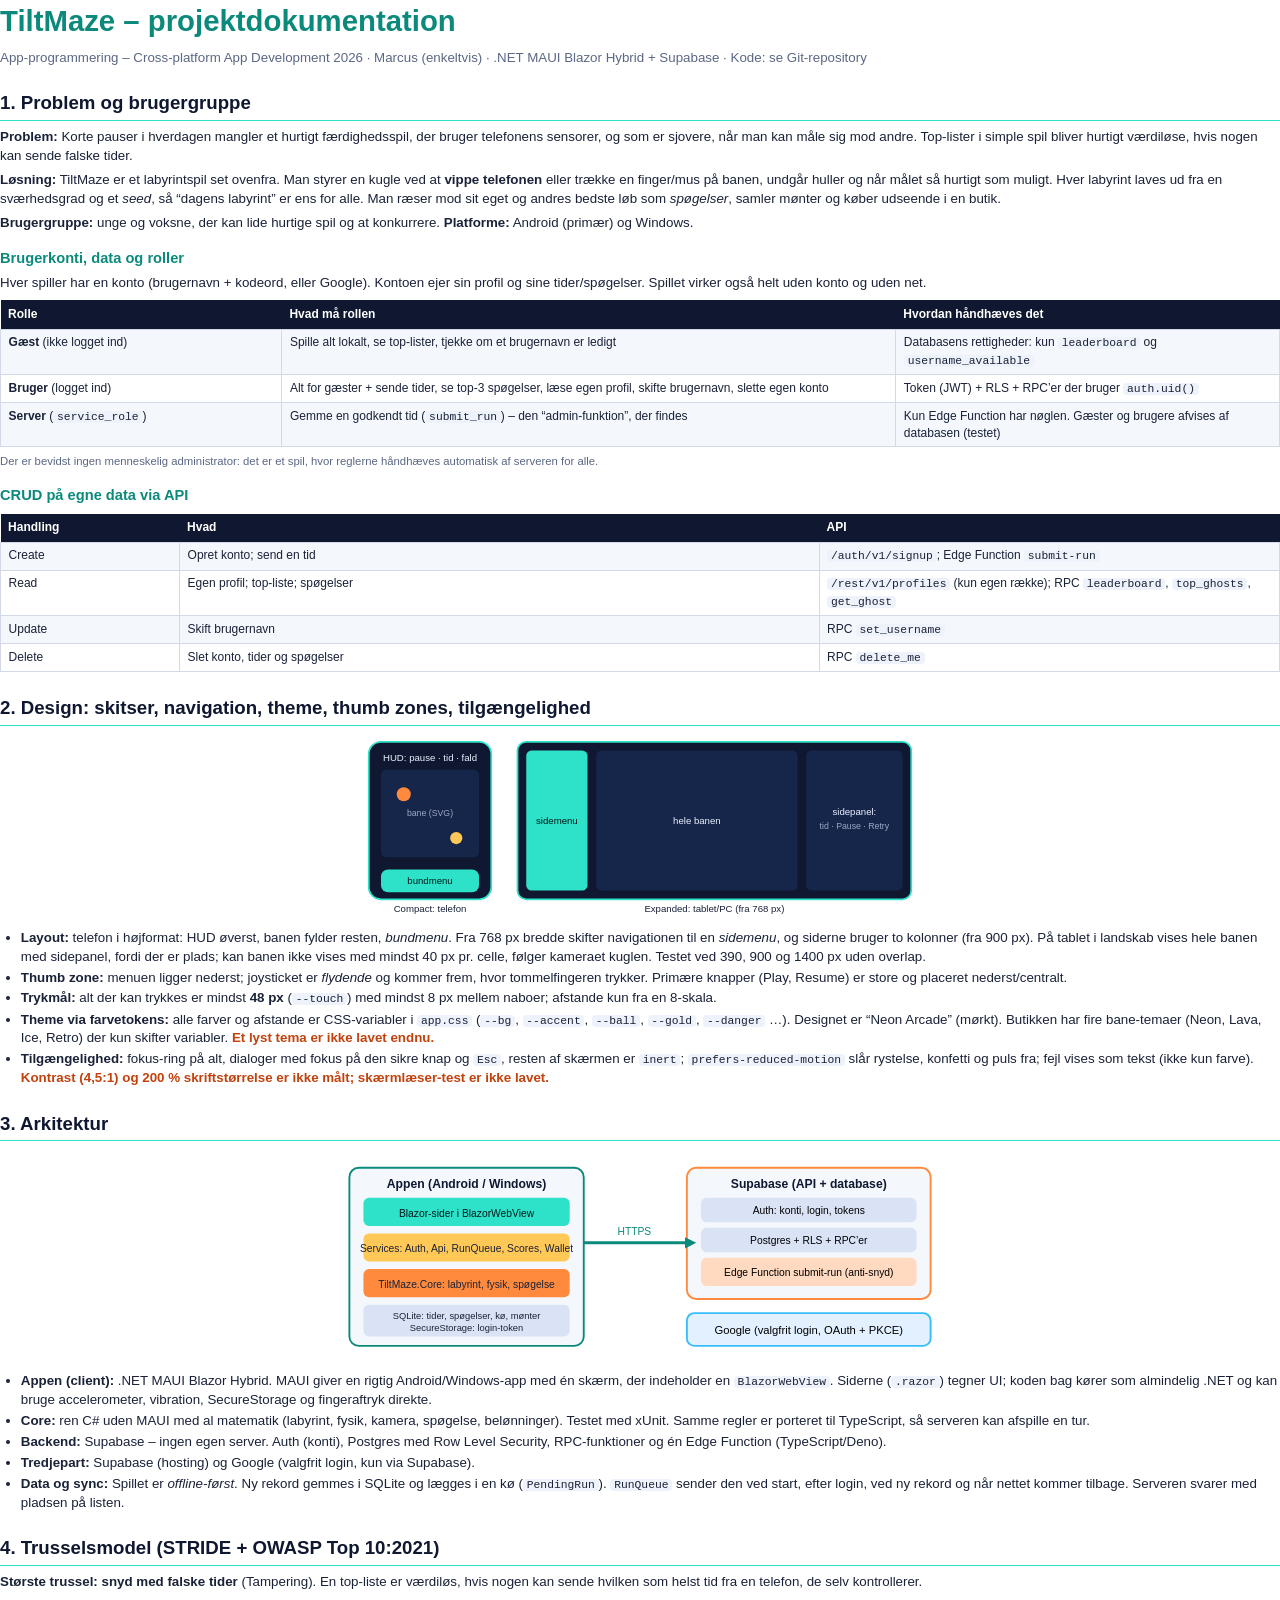
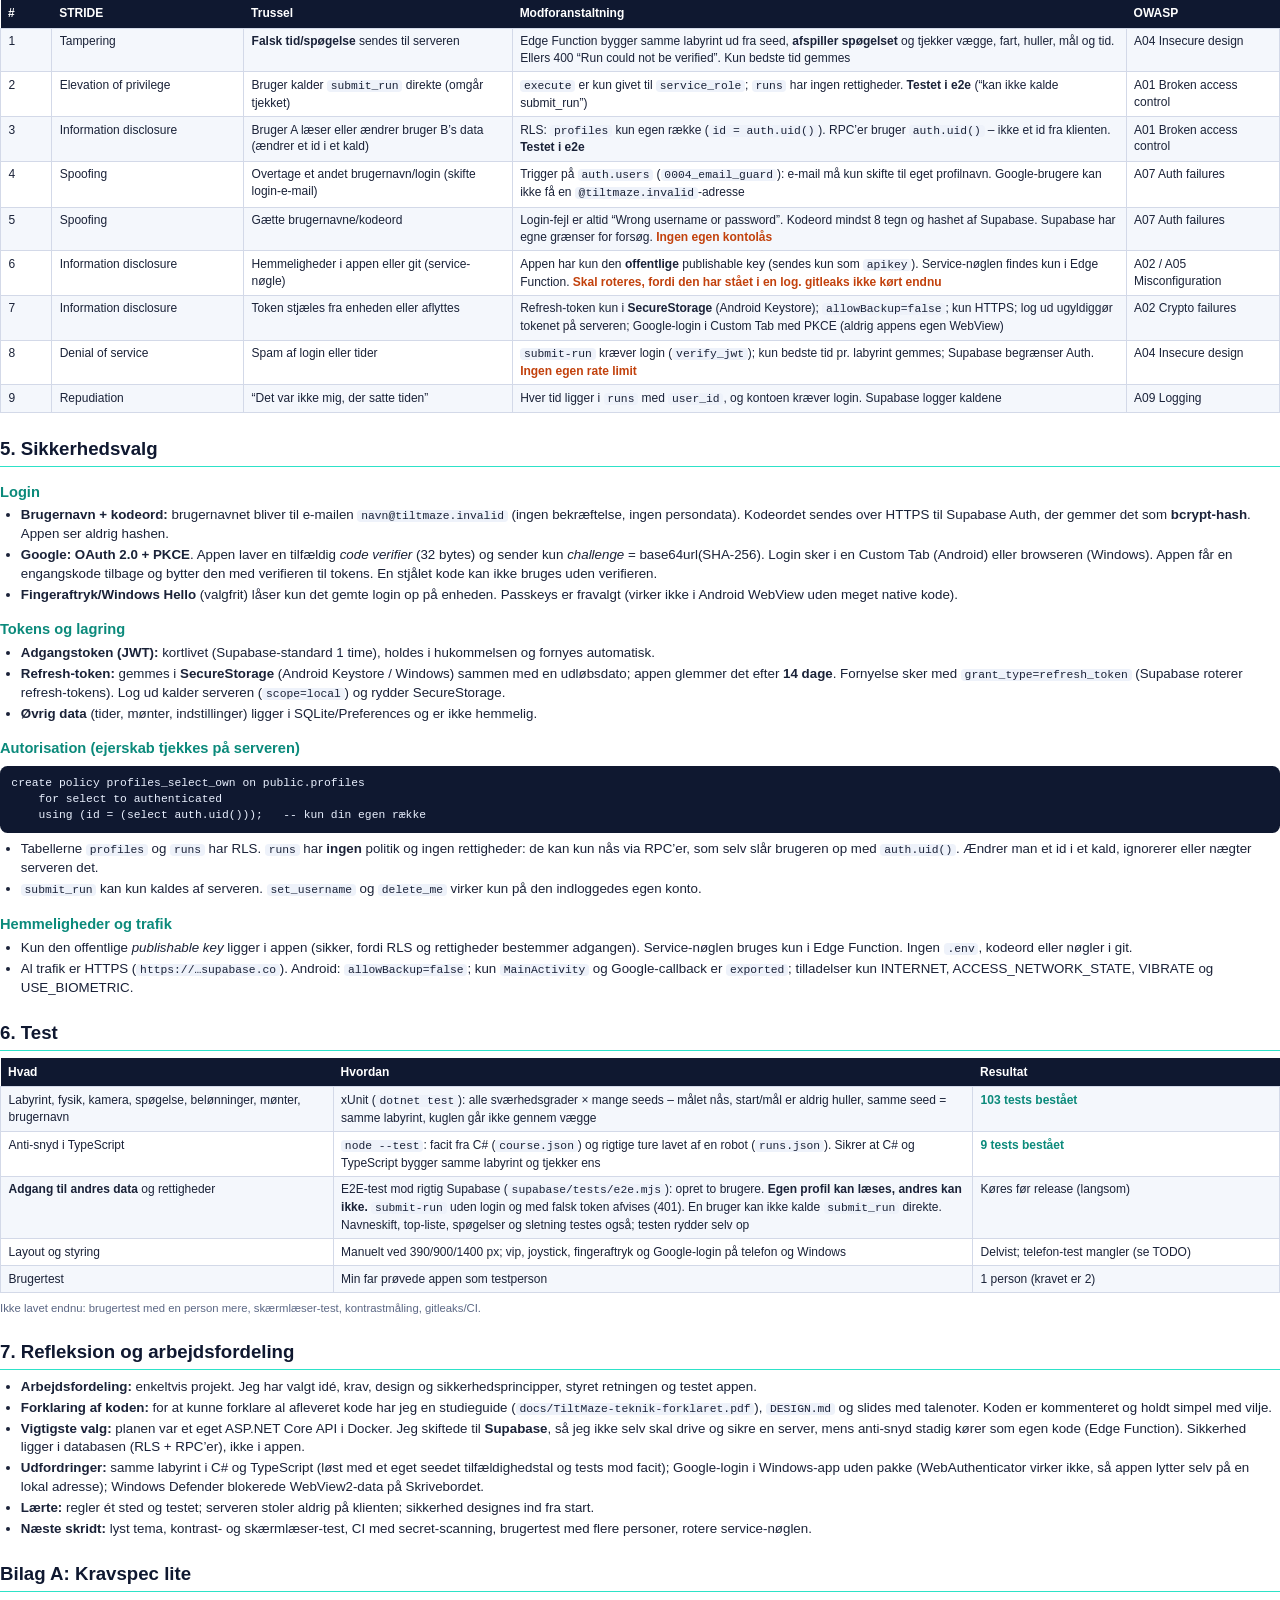
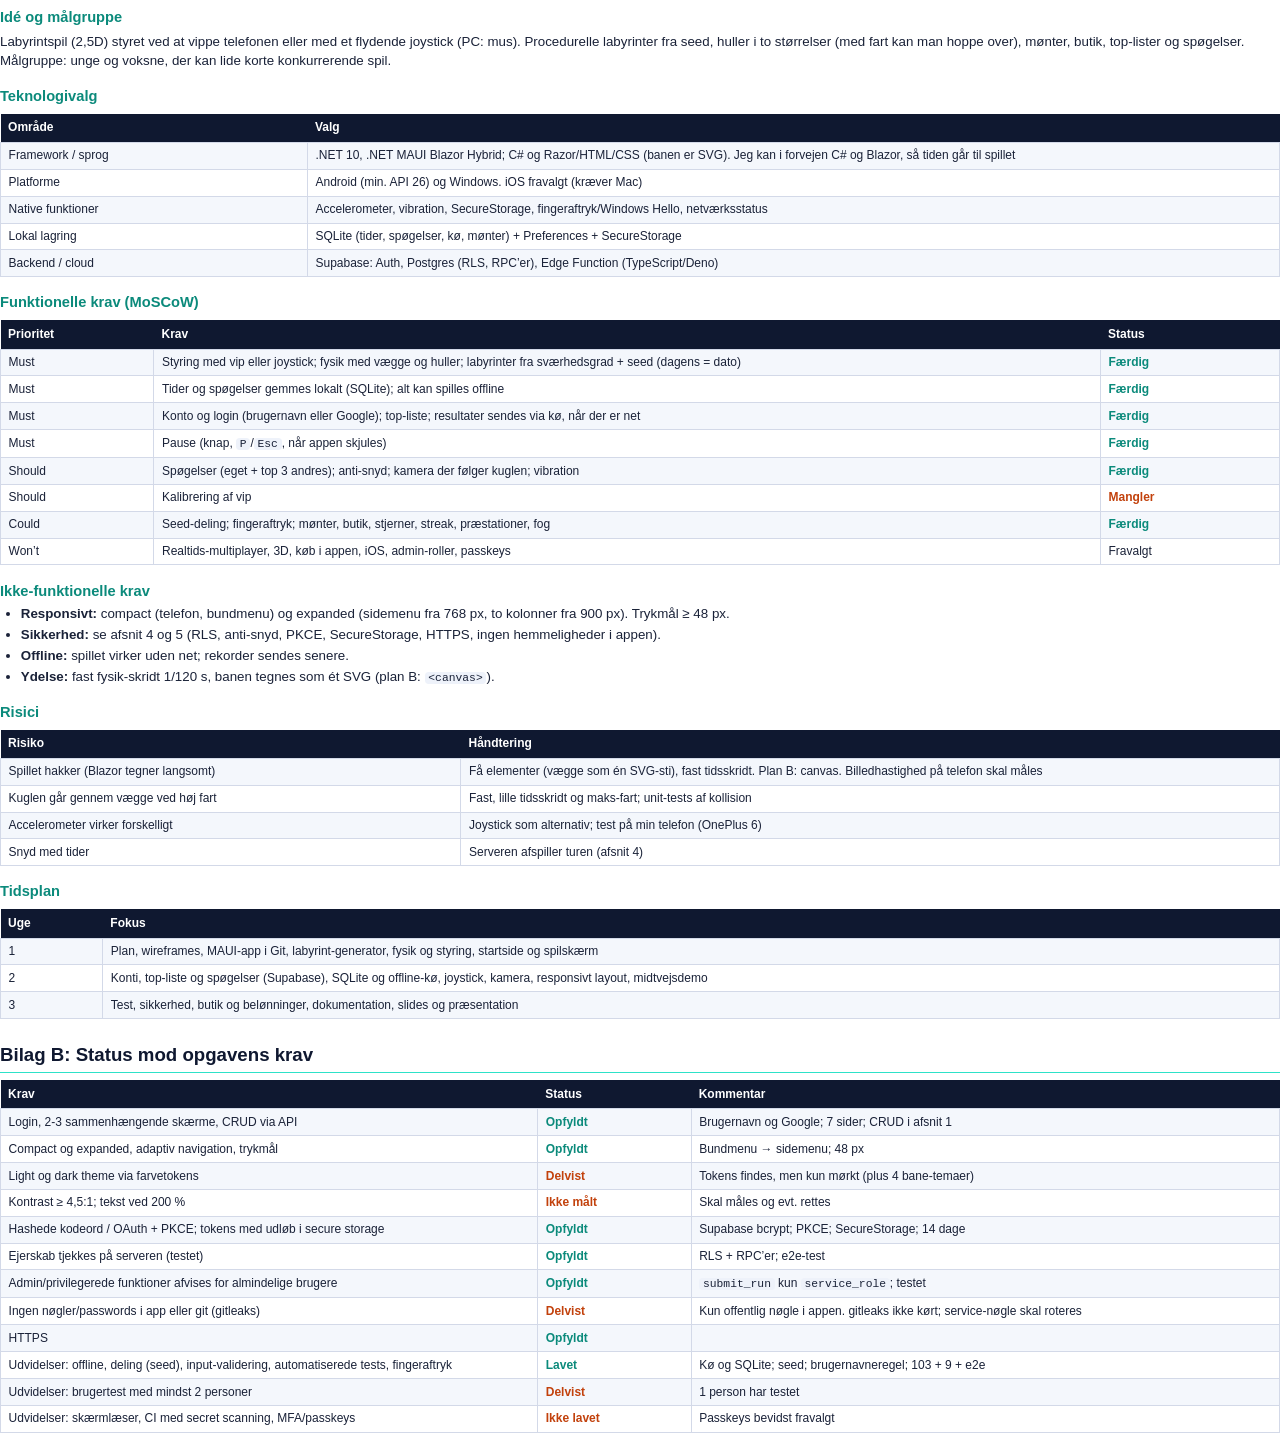
<file: docs/dokumentation.html>
<!DOCTYPE html>
<html lang="da">
<head>
<meta charset="utf-8">
<title>TiltMaze – projektdokumentation</title>
<link rel="stylesheet" href="doc.css">
</head>
<body>

<h1>TiltMaze – projektdokumentation</h1>
<p class="sub">App-programmering – Cross-platform App Development 2026 · Marcus (enkeltvis) · .NET MAUI Blazor Hybrid + Supabase · Kode: se Git-repository</p>

<h2>1. Problem og brugergruppe</h2>
<p><b>Problem:</b> Korte pauser i hverdagen mangler et hurtigt færdighedsspil, der bruger telefonens sensorer, og som er sjovere, når man kan måle sig mod andre. Top-lister i simple spil bliver hurtigt værdiløse, hvis nogen kan sende falske tider.</p>
<p><b>Løsning:</b> TiltMaze er et labyrintspil set ovenfra. Man styrer en kugle ved at <b>vippe telefonen</b> eller trække en finger/mus på banen, undgår huller og når målet så hurtigt som muligt. Hver labyrint laves ud fra en sværhedsgrad og et <i>seed</i>, så “dagens labyrint” er ens for alle. Man ræser mod sit eget og andres bedste løb som <i>spøgelser</i>, samler mønter og køber udseende i en butik.</p>
<p><b>Brugergruppe:</b> unge og voksne, der kan lide hurtige spil og at konkurrere. <b>Platforme:</b> Android (primær) og Windows.</p>

<h3>Brugerkonti, data og roller</h3>
<p>Hver spiller har en konto (brugernavn + kodeord, eller Google). Kontoen ejer sin profil og sine tider/spøgelser. Spillet virker også helt uden konto og uden net.</p>
<table>
<tr><th style="width:22%">Rolle</th><th>Hvad må rollen</th><th style="width:30%">Hvordan håndhæves det</th></tr>
<tr><td><b>Gæst</b> (ikke logget ind)</td><td>Spille alt lokalt, se top-lister, tjekke om et brugernavn er ledigt</td><td>Databasens rettigheder: kun <code>leaderboard</code> og <code>username_available</code></td></tr>
<tr><td><b>Bruger</b> (logget ind)</td><td>Alt for gæster + sende tider, se top-3 spøgelser, læse egen profil, skifte brugernavn, slette egen konto</td><td>Token (JWT) + RLS + RPC’er der bruger <code>auth.uid()</code></td></tr>
<tr><td><b>Server</b> (<code>service_role</code>)</td><td>Gemme en godkendt tid (<code>submit_run</code>) – den “admin-funktion”, der findes</td><td>Kun Edge Function har nøglen. Gæster og brugere afvises af databasen (testet)</td></tr>
</table>
<p class="small">Der er bevidst ingen menneskelig administrator: det er et spil, hvor reglerne håndhæves automatisk af serveren for alle.</p>

<h3>CRUD på egne data via API</h3>
<table>
<tr><th style="width:14%">Handling</th><th>Hvad</th><th style="width:36%">API</th></tr>
<tr><td>Create</td><td>Opret konto; send en tid</td><td><code>/auth/v1/signup</code>; Edge Function <code>submit-run</code></td></tr>
<tr><td>Read</td><td>Egen profil; top-liste; spøgelser</td><td><code>/rest/v1/profiles</code> (kun egen række); RPC <code>leaderboard</code>, <code>top_ghosts</code>, <code>get_ghost</code></td></tr>
<tr><td>Update</td><td>Skift brugernavn</td><td>RPC <code>set_username</code></td></tr>
<tr><td>Delete</td><td>Slet konto, tider og spøgelser</td><td>RPC <code>delete_me</code></td></tr>
</table>

<h2>2. Design: skitser, navigation, theme, thumb zones, tilgængelighed</h2>
<svg viewBox="0 0 640 215" width="560" role="img" aria-label="Skitser af telefon og tablet/PC">
  <rect x="10" y="10" width="140" height="180" rx="14" fill="#0f1830" stroke="#2de2c8" stroke-width="2"/>
  <text x="80" y="32" fill="#eaf1ff" font-size="11" text-anchor="middle">HUD: pause · tid · fald</text>
  <rect x="24" y="42" width="112" height="100" rx="6" fill="#16264a"/>
  <circle cx="50" cy="70" r="8" fill="#ff8a3d"/><circle cx="110" cy="120" r="7" fill="#ffc857"/>
  <text x="80" y="95" fill="#9aa8c8" font-size="10" text-anchor="middle">bane (SVG)</text>
  <rect x="24" y="156" width="112" height="26" rx="8" fill="#2de2c8"/>
  <text x="80" y="173" fill="#03161a" font-size="11" text-anchor="middle">bundmenu</text>
  <text x="80" y="205" fill="#1a2238" font-size="11" text-anchor="middle">Compact: telefon</text>
  <rect x="180" y="10" width="450" height="180" rx="10" fill="#0f1830" stroke="#2de2c8" stroke-width="2"/>
  <rect x="190" y="20" width="70" height="160" rx="6" fill="#2de2c8"/>
  <text x="225" y="104" fill="#03161a" font-size="11" text-anchor="middle">sidemenu</text>
  <rect x="270" y="20" width="230" height="160" rx="6" fill="#16264a"/>
  <text x="385" y="104" fill="#eaf1ff" font-size="11" text-anchor="middle">hele banen</text>
  <rect x="510" y="20" width="110" height="160" rx="6" fill="#16264a"/>
  <text x="565" y="94" fill="#eaf1ff" font-size="11" text-anchor="middle">sidepanel:</text>
  <text x="565" y="110" fill="#9aa8c8" font-size="10" text-anchor="middle">tid · Pause · Retry</text>
  <text x="405" y="205" fill="#1a2238" font-size="11" text-anchor="middle">Expanded: tablet/PC (fra 768 px)</text>
</svg>
<ul>
<li><b>Layout:</b> telefon i højformat: HUD øverst, banen fylder resten, <i>bundmenu</i>. Fra 768 px bredde skifter navigationen til en <i>sidemenu</i>, og siderne bruger to kolonner (fra 900 px). På tablet i landskab vises hele banen med sidepanel, fordi der er plads; kan banen ikke vises med mindst 40 px pr. celle, følger kameraet kuglen. Testet ved 390, 900 og 1400 px uden overlap.</li>
<li><b>Thumb zone:</b> menuen ligger nederst; joysticket er <i>flydende</i> og kommer frem, hvor tommelfingeren trykker. Primære knapper (Play, Resume) er store og placeret nederst/centralt.</li>
<li><b>Trykmål:</b> alt der kan trykkes er mindst <b>48 px</b> (<code>--touch</code>) med mindst 8 px mellem naboer; afstande kun fra en 8-skala.</li>
<li><b>Theme via farvetokens:</b> alle farver og afstande er CSS-variabler i <code>app.css</code> (<code>--bg</code>, <code>--accent</code>, <code>--ball</code>, <code>--gold</code>, <code>--danger</code> …). Designet er “Neon Arcade” (mørkt). Butikken har fire bane-temaer (Neon, Lava, Ice, Retro) der kun skifter variabler. <span class="todo">Et lyst tema er ikke lavet endnu.</span></li>
<li><b>Tilgængelighed:</b> fokus-ring på alt, dialoger med fokus på den sikre knap og <code>Esc</code>, resten af skærmen er <code>inert</code>; <code>prefers-reduced-motion</code> slår rystelse, konfetti og puls fra; fejl vises som tekst (ikke kun farve). <span class="todo">Kontrast (4,5:1) og 200 % skriftstørrelse er ikke målt; skærmlæser-test er ikke lavet.</span></li>
</ul>

<h2>3. Arkitektur</h2>
<svg viewBox="0 0 640 230" width="600" role="img" aria-label="Arkitekturdiagram">
  <rect x="10" y="20" width="250" height="190" rx="10" fill="#f4f7fc" stroke="#0b8a7b" stroke-width="2"/>
  <text x="135" y="42" font-size="13" font-weight="700" text-anchor="middle" fill="#0f1830">Appen (Android / Windows)</text>
  <rect x="25" y="52" width="220" height="30" rx="6" fill="#2de2c8"/><text x="135" y="72" font-size="11" text-anchor="middle" fill="#03161a">Blazor-sider i BlazorWebView</text>
  <rect x="25" y="90" width="220" height="30" rx="6" fill="#ffc857"/><text x="135" y="110" font-size="11" text-anchor="middle" fill="#1a2238">Services: Auth, Api, RunQueue, Scores, Wallet</text>
  <rect x="25" y="128" width="220" height="30" rx="6" fill="#ff8a3d"/><text x="135" y="148" font-size="11" text-anchor="middle" fill="#1a2238">TiltMaze.Core: labyrint, fysik, spøgelse</text>
  <rect x="25" y="166" width="220" height="34" rx="6" fill="#d9e3f5"/><text x="135" y="181" font-size="10" text-anchor="middle" fill="#1a2238">SQLite: tider, spøgelser, kø, mønter</text><text x="135" y="194" font-size="10" text-anchor="middle" fill="#1a2238">SecureStorage: login-token</text>
  <rect x="370" y="20" width="260" height="140" rx="10" fill="#f4f7fc" stroke="#ff8a3d" stroke-width="2"/>
  <text x="500" y="42" font-size="13" font-weight="700" text-anchor="middle" fill="#0f1830">Supabase (API + database)</text>
  <rect x="385" y="52" width="230" height="26" rx="6" fill="#d9e3f5"/><text x="500" y="69" font-size="11" text-anchor="middle">Auth: konti, login, tokens</text>
  <rect x="385" y="84" width="230" height="26" rx="6" fill="#d9e3f5"/><text x="500" y="101" font-size="11" text-anchor="middle">Postgres + RLS + RPC’er</text>
  <rect x="385" y="116" width="230" height="30" rx="6" fill="#ffd9c0"/><text x="500" y="135" font-size="11" text-anchor="middle">Edge Function submit-run (anti-snyd)</text>
  <rect x="370" y="175" width="260" height="35" rx="8" fill="#e3f0ff" stroke="#38bdf8" stroke-width="2"/><text x="500" y="197" font-size="12" text-anchor="middle">Google (valgfrit login, OAuth + PKCE)</text>
  <line x1="260" y1="100" x2="368" y2="100" stroke="#0b8a7b" stroke-width="3"/><polygon points="368,94 380,100 368,106" fill="#0b8a7b"/>
  <text x="314" y="92" font-size="11" text-anchor="middle" fill="#0b8a7b">HTTPS</text>
</svg>
<ul>
<li><b>Appen (client):</b> .NET MAUI Blazor Hybrid. MAUI giver en rigtig Android/Windows-app med én skærm, der indeholder en <code>BlazorWebView</code>. Siderne (<code>.razor</code>) tegner UI; koden bag kører som almindelig .NET og kan bruge accelerometer, vibration, SecureStorage og fingeraftryk direkte.</li>
<li><b>Core:</b> ren C# uden MAUI med al matematik (labyrint, fysik, kamera, spøgelse, belønninger). Testet med xUnit. Samme regler er porteret til TypeScript, så serveren kan afspille en tur.</li>
<li><b>Backend:</b> Supabase – ingen egen server. Auth (konti), Postgres med Row Level Security, RPC-funktioner og én Edge Function (TypeScript/Deno).</li>
<li><b>Tredjepart:</b> Supabase (hosting) og Google (valgfrit login, kun via Supabase).</li>
<li><b>Data og sync:</b> Spillet er <i>offline-først</i>. Ny rekord gemmes i SQLite og lægges i en kø (<code>PendingRun</code>). <code>RunQueue</code> sender den ved start, efter login, ved ny rekord og når nettet kommer tilbage. Serveren svarer med pladsen på listen.</li>
</ul>

<h2 class="pb">4. Trusselsmodel (STRIDE + OWASP Top 10:2021)</h2>
<p><b>Største trussel: snyd med falske tider</b> (Tampering). En top-liste er værdiløs, hvis nogen kan sende hvilken som helst tid fra en telefon, de selv kontrollerer.</p>
<table>
<tr><th style="width:4%">#</th><th style="width:15%">STRIDE</th><th style="width:21%">Trussel</th><th>Modforanstaltning</th><th style="width:12%">OWASP</th></tr>
<tr><td>1</td><td>Tampering</td><td><b>Falsk tid/spøgelse</b> sendes til serveren</td><td>Edge Function bygger samme labyrint ud fra seed, <b>afspiller spøgelset</b> og tjekker vægge, fart, huller, mål og tid. Ellers 400 “Run could not be verified”. Kun bedste tid gemmes</td><td>A04 Insecure design</td></tr>
<tr><td>2</td><td>Elevation of privilege</td><td>Bruger kalder <code>submit_run</code> direkte (omgår tjekket)</td><td><code>execute</code> er kun givet til <code>service_role</code>; <code>runs</code> har ingen rettigheder. <b>Testet i e2e</b> (“kan ikke kalde submit_run”)</td><td>A01 Broken access control</td></tr>
<tr><td>3</td><td>Information disclosure</td><td>Bruger A læser eller ændrer bruger B’s data (ændrer et id i et kald)</td><td>RLS: <code>profiles</code> kun egen række (<code>id = auth.uid()</code>). RPC’er bruger <code>auth.uid()</code> – ikke et id fra klienten. <b>Testet i e2e</b></td><td>A01 Broken access control</td></tr>
<tr><td>4</td><td>Spoofing</td><td>Overtage et andet brugernavn/login (skifte login-e-mail)</td><td>Trigger på <code>auth.users</code> (<code>0004_email_guard</code>): e-mail må kun skifte til eget profilnavn. Google-brugere kan ikke få en <code>@tiltmaze.invalid</code>-adresse</td><td>A07 Auth failures</td></tr>
<tr><td>5</td><td>Spoofing</td><td>Gætte brugernavne/kodeord</td><td>Login-fejl er altid “Wrong username or password”. Kodeord mindst 8 tegn og hashet af Supabase. Supabase har egne grænser for forsøg. <span class="todo">Ingen egen kontolås</span></td><td>A07 Auth failures</td></tr>
<tr><td>6</td><td>Information disclosure</td><td>Hemmeligheder i appen eller git (service-nøgle)</td><td>Appen har kun den <b>offentlige</b> publishable key (sendes kun som <code>apikey</code>). Service-nøglen findes kun i Edge Function. <span class="todo">Skal roteres, fordi den har stået i en log. gitleaks ikke kørt endnu</span></td><td>A02 / A05 Misconfiguration</td></tr>
<tr><td>7</td><td>Information disclosure</td><td>Token stjæles fra enheden eller aflyttes</td><td>Refresh-token kun i <b>SecureStorage</b> (Android Keystore); <code>allowBackup=false</code>; kun HTTPS; log ud ugyldiggør tokenet på serveren; Google-login i Custom Tab med PKCE (aldrig appens egen WebView)</td><td>A02 Crypto failures</td></tr>
<tr><td>8</td><td>Denial of service</td><td>Spam af login eller tider</td><td><code>submit-run</code> kræver login (<code>verify_jwt</code>); kun bedste tid pr. labyrint gemmes; Supabase begrænser Auth. <span class="todo">Ingen egen rate limit</span></td><td>A04 Insecure design</td></tr>
<tr><td>9</td><td>Repudiation</td><td>“Det var ikke mig, der satte tiden”</td><td>Hver tid ligger i <code>runs</code> med <code>user_id</code>, og kontoen kræver login. Supabase logger kaldene</td><td>A09 Logging</td></tr>
</table>

<h2>5. Sikkerhedsvalg</h2>
<h3>Login</h3>
<ul>
<li><b>Brugernavn + kodeord:</b> brugernavnet bliver til e-mailen <code>navn@tiltmaze.invalid</code> (ingen bekræftelse, ingen persondata). Kodeordet sendes over HTTPS til Supabase Auth, der gemmer det som <b>bcrypt-hash</b>. Appen ser aldrig hashen.</li>
<li><b>Google:</b> <b>OAuth 2.0 + PKCE</b>. Appen laver en tilfældig <i>code verifier</i> (32 bytes) og sender kun <i>challenge</i> = base64url(SHA-256). Login sker i en Custom Tab (Android) eller browseren (Windows). Appen får en engangskode tilbage og bytter den med verifieren til tokens. En stjålet kode kan ikke bruges uden verifieren.</li>
<li><b>Fingeraftryk/Windows Hello</b> (valgfrit) låser kun det gemte login op på enheden. Passkeys er fravalgt (virker ikke i Android WebView uden meget native kode).</li>
</ul>
<h3>Tokens og lagring</h3>
<ul>
<li><b>Adgangstoken (JWT):</b> kortlivet (Supabase-standard 1 time), holdes i hukommelsen og fornyes automatisk.</li>
<li><b>Refresh-token:</b> gemmes i <b>SecureStorage</b> (Android Keystore / Windows) sammen med en udløbsdato; appen glemmer det efter <b>14 dage</b>. Fornyelse sker med <code>grant_type=refresh_token</code> (Supabase roterer refresh-tokens). Log ud kalder serveren (<code>scope=local</code>) og rydder SecureStorage.</li>
<li><b>Øvrig data</b> (tider, mønter, indstillinger) ligger i SQLite/Preferences og er ikke hemmelig.</li>
</ul>
<h3>Autorisation (ejerskab tjekkes på serveren)</h3>
<pre>create policy profiles_select_own on public.profiles
    for select to authenticated
    using (id = (select auth.uid()));   -- kun din egen række</pre>
<ul>
<li>Tabellerne <code>profiles</code> og <code>runs</code> har RLS. <code>runs</code> har <b>ingen</b> politik og ingen rettigheder: de kan kun nås via RPC’er, som selv slår brugeren op med <code>auth.uid()</code>. Ændrer man et id i et kald, ignorerer eller nægter serveren det.</li>
<li><code>submit_run</code> kan kun kaldes af serveren. <code>set_username</code> og <code>delete_me</code> virker kun på den indloggedes egen konto.</li>
</ul>
<h3>Hemmeligheder og trafik</h3>
<ul>
<li>Kun den offentlige <i>publishable key</i> ligger i appen (sikker, fordi RLS og rettigheder bestemmer adgangen). Service-nøglen bruges kun i Edge Function. Ingen <code>.env</code>, kodeord eller nøgler i git.</li>
<li>Al trafik er HTTPS (<code>https://…supabase.co</code>). Android: <code>allowBackup=false</code>; kun <code>MainActivity</code> og Google-callback er <code>exported</code>; tilladelser kun INTERNET, ACCESS_NETWORK_STATE, VIBRATE og USE_BIOMETRIC.</li>
</ul>

<h2>6. Test</h2>
<table>
<tr><th style="width:26%">Hvad</th><th>Hvordan</th><th style="width:24%">Resultat</th></tr>
<tr><td>Labyrint, fysik, kamera, spøgelse, belønninger, mønter, brugernavn</td><td>xUnit (<code>dotnet test</code>): alle sværhedsgrader × mange seeds – målet nås, start/mål er aldrig huller, samme seed = samme labyrint, kuglen går ikke gennem vægge</td><td class="ok">103 tests bestået</td></tr>
<tr><td>Anti-snyd i TypeScript</td><td><code>node --test</code>: facit fra C# (<code>course.json</code>) og rigtige ture lavet af en robot (<code>runs.json</code>). Sikrer at C# og TypeScript bygger samme labyrint og tjekker ens</td><td class="ok">9 tests bestået</td></tr>
<tr><td><b>Adgang til andres data</b> og rettigheder</td><td>E2E-test mod rigtig Supabase (<code>supabase/tests/e2e.mjs</code>): opret to brugere. <b>Egen profil kan læses, andres kan ikke.</b> <code>submit-run</code> uden login og med falsk token afvises (401). En bruger kan ikke kalde <code>submit_run</code> direkte. Navneskift, top-liste, spøgelser og sletning testes også; testen rydder selv op</td><td>Køres før release (langsom)</td></tr>
<tr><td>Layout og styring</td><td>Manuelt ved 390/900/1400 px; vip, joystick, fingeraftryk og Google-login på telefon og Windows</td><td>Delvist; telefon-test mangler (se TODO)</td></tr>
<tr><td>Brugertest</td><td>Min far prøvede appen som testperson</td><td>1 person (kravet er 2)</td></tr>
</table>
<p class="small">Ikke lavet endnu: brugertest med en person mere, skærmlæser-test, kontrastmåling, gitleaks/CI.</p>

<h2>7. Refleksion og arbejdsfordeling</h2>
<ul>
<li><b>Arbejdsfordeling:</b> enkeltvis projekt. Jeg har valgt idé, krav, design og sikkerhedsprincipper, styret retningen og testet appen.</li>
<li><b>Forklaring af koden:</b> for at kunne forklare al afleveret kode har jeg en studieguide (<code>docs/TiltMaze-teknik-forklaret.pdf</code>), <code>DESIGN.md</code> og slides med talenoter. Koden er kommenteret og holdt simpel med vilje.</li>
<li><b>Vigtigste valg:</b> planen var et eget ASP.NET Core API i Docker. Jeg skiftede til <b>Supabase</b>, så jeg ikke selv skal drive og sikre en server, mens anti-snyd stadig kører som egen kode (Edge Function). Sikkerhed ligger i databasen (RLS + RPC’er), ikke i appen.</li>
<li><b>Udfordringer:</b> samme labyrint i C# og TypeScript (løst med et eget seedet tilfældighedstal og tests mod facit); Google-login i Windows-app uden pakke (WebAuthenticator virker ikke, så appen lytter selv på en lokal adresse); Windows Defender blokerede WebView2-data på Skrivebordet.</li>
<li><b>Lærte:</b> regler ét sted og testet; serveren stoler aldrig på klienten; sikkerhed designes ind fra start.</li>
<li><b>Næste skridt:</b> lyst tema, kontrast- og skærmlæser-test, CI med secret-scanning, brugertest med flere personer, rotere service-nøglen.</li>
</ul>

<h2 class="pb">Bilag A: Kravspec lite</h2>
<h3>Idé og målgruppe</h3>
<p>Labyrintspil (2,5D) styret ved at vippe telefonen eller med et flydende joystick (PC: mus). Procedurelle labyrinter fra seed, huller i to størrelser (med fart kan man hoppe over), mønter, butik, top-lister og spøgelser. Målgruppe: unge og voksne, der kan lide korte konkurrerende spil.</p>
<h3>Teknologivalg</h3>
<table>
<tr><th style="width:24%">Område</th><th>Valg</th></tr>
<tr><td>Framework / sprog</td><td>.NET 10, .NET MAUI Blazor Hybrid; C# og Razor/HTML/CSS (banen er SVG). Jeg kan i forvejen C# og Blazor, så tiden går til spillet</td></tr>
<tr><td>Platforme</td><td>Android (min. API 26) og Windows. iOS fravalgt (kræver Mac)</td></tr>
<tr><td>Native funktioner</td><td>Accelerometer, vibration, SecureStorage, fingeraftryk/Windows Hello, netværksstatus</td></tr>
<tr><td>Lokal lagring</td><td>SQLite (tider, spøgelser, kø, mønter) + Preferences + SecureStorage</td></tr>
<tr><td>Backend / cloud</td><td>Supabase: Auth, Postgres (RLS, RPC’er), Edge Function (TypeScript/Deno)</td></tr>
</table>
<h3>Funktionelle krav (MoSCoW)</h3>
<table>
<tr><th style="width:12%">Prioritet</th><th>Krav</th><th style="width:14%">Status</th></tr>
<tr><td>Must</td><td>Styring med vip eller joystick; fysik med vægge og huller; labyrinter fra sværhedsgrad + seed (dagens = dato)</td><td class="ok">Færdig</td></tr>
<tr><td>Must</td><td>Tider og spøgelser gemmes lokalt (SQLite); alt kan spilles offline</td><td class="ok">Færdig</td></tr>
<tr><td>Must</td><td>Konto og login (brugernavn eller Google); top-liste; resultater sendes via kø, når der er net</td><td class="ok">Færdig</td></tr>
<tr><td>Must</td><td>Pause (knap, <code>P</code>/<code>Esc</code>, når appen skjules)</td><td class="ok">Færdig</td></tr>
<tr><td>Should</td><td>Spøgelser (eget + top 3 andres); anti-snyd; kamera der følger kuglen; vibration</td><td class="ok">Færdig</td></tr>
<tr><td>Should</td><td>Kalibrering af vip</td><td class="todo">Mangler</td></tr>
<tr><td>Could</td><td>Seed-deling; fingeraftryk; mønter, butik, stjerner, streak, præstationer, fog</td><td class="ok">Færdig</td></tr>
<tr><td>Won’t</td><td>Realtids-multiplayer, 3D, køb i appen, iOS, admin-roller, passkeys</td><td>Fravalgt</td></tr>
</table>
<h3>Ikke-funktionelle krav</h3>
<ul>
<li><b>Responsivt:</b> compact (telefon, bundmenu) og expanded (sidemenu fra 768 px, to kolonner fra 900 px). Trykmål ≥ 48 px.</li>
<li><b>Sikkerhed:</b> se afsnit 4 og 5 (RLS, anti-snyd, PKCE, SecureStorage, HTTPS, ingen hemmeligheder i appen).</li>
<li><b>Offline:</b> spillet virker uden net; rekorder sendes senere.</li>
<li><b>Ydelse:</b> fast fysik-skridt 1/120 s, banen tegnes som ét SVG (plan B: <code>&lt;canvas&gt;</code>).</li>
</ul>
<h3>Risici</h3>
<table>
<tr><th style="width:36%">Risiko</th><th>Håndtering</th></tr>
<tr><td>Spillet hakker (Blazor tegner langsomt)</td><td>Få elementer (vægge som én SVG-sti), fast tidsskridt. Plan B: canvas. Billedhastighed på telefon skal måles</td></tr>
<tr><td>Kuglen går gennem vægge ved høj fart</td><td>Fast, lille tidsskridt og maks-fart; unit-tests af kollision</td></tr>
<tr><td>Accelerometer virker forskelligt</td><td>Joystick som alternativ; test på min telefon (OnePlus 6)</td></tr>
<tr><td>Snyd med tider</td><td>Serveren afspiller turen (afsnit 4)</td></tr>
</table>
<h3>Tidsplan</h3>
<table>
<tr><th style="width:8%">Uge</th><th>Fokus</th></tr>
<tr><td>1</td><td>Plan, wireframes, MAUI-app i Git, labyrint-generator, fysik og styring, startside og spilskærm</td></tr>
<tr><td>2</td><td>Konti, top-liste og spøgelser (Supabase), SQLite og offline-kø, joystick, kamera, responsivt layout, midtvejsdemo</td></tr>
<tr><td>3</td><td>Test, sikkerhed, butik og belønninger, dokumentation, slides og præsentation</td></tr>
</table>

<h2>Bilag B: Status mod opgavens krav</h2>
<table>
<tr><th style="width:42%">Krav</th><th style="width:12%">Status</th><th>Kommentar</th></tr>
<tr><td>Login, 2-3 sammenhængende skærme, CRUD via API</td><td class="ok">Opfyldt</td><td>Brugernavn og Google; 7 sider; CRUD i afsnit 1</td></tr>
<tr><td>Compact og expanded, adaptiv navigation, trykmål</td><td class="ok">Opfyldt</td><td>Bundmenu → sidemenu; 48 px</td></tr>
<tr><td>Light og dark theme via farvetokens</td><td class="todo">Delvist</td><td>Tokens findes, men kun mørkt (plus 4 bane-temaer)</td></tr>
<tr><td>Kontrast ≥ 4,5:1; tekst ved 200 %</td><td class="todo">Ikke målt</td><td>Skal måles og evt. rettes</td></tr>
<tr><td>Hashede kodeord / OAuth + PKCE; tokens med udløb i secure storage</td><td class="ok">Opfyldt</td><td>Supabase bcrypt; PKCE; SecureStorage; 14 dage</td></tr>
<tr><td>Ejerskab tjekkes på serveren (testet)</td><td class="ok">Opfyldt</td><td>RLS + RPC’er; e2e-test</td></tr>
<tr><td>Admin/privilegerede funktioner afvises for almindelige brugere</td><td class="ok">Opfyldt</td><td><code>submit_run</code> kun <code>service_role</code>; testet</td></tr>
<tr><td>Ingen nøgler/passwords i app eller git (gitleaks)</td><td class="todo">Delvist</td><td>Kun offentlig nøgle i appen. gitleaks ikke kørt; service-nøgle skal roteres</td></tr>
<tr><td>HTTPS</td><td class="ok">Opfyldt</td><td></td></tr>
<tr><td>Udvidelser: offline, deling (seed), input-validering, automatiserede tests, fingeraftryk</td><td class="ok">Lavet</td><td>Kø og SQLite; seed; brugernavneregel; 103 + 9 + e2e</td></tr>
<tr><td>Udvidelser: brugertest med mindst 2 personer</td><td class="todo">Delvist</td><td>1 person har testet</td></tr>
<tr><td>Udvidelser: skærmlæser, CI med secret scanning, MFA/passkeys</td><td class="todo">Ikke lavet</td><td>Passkeys bevidst fravalgt</td></tr>
</table>

</body>
</html>
</file>
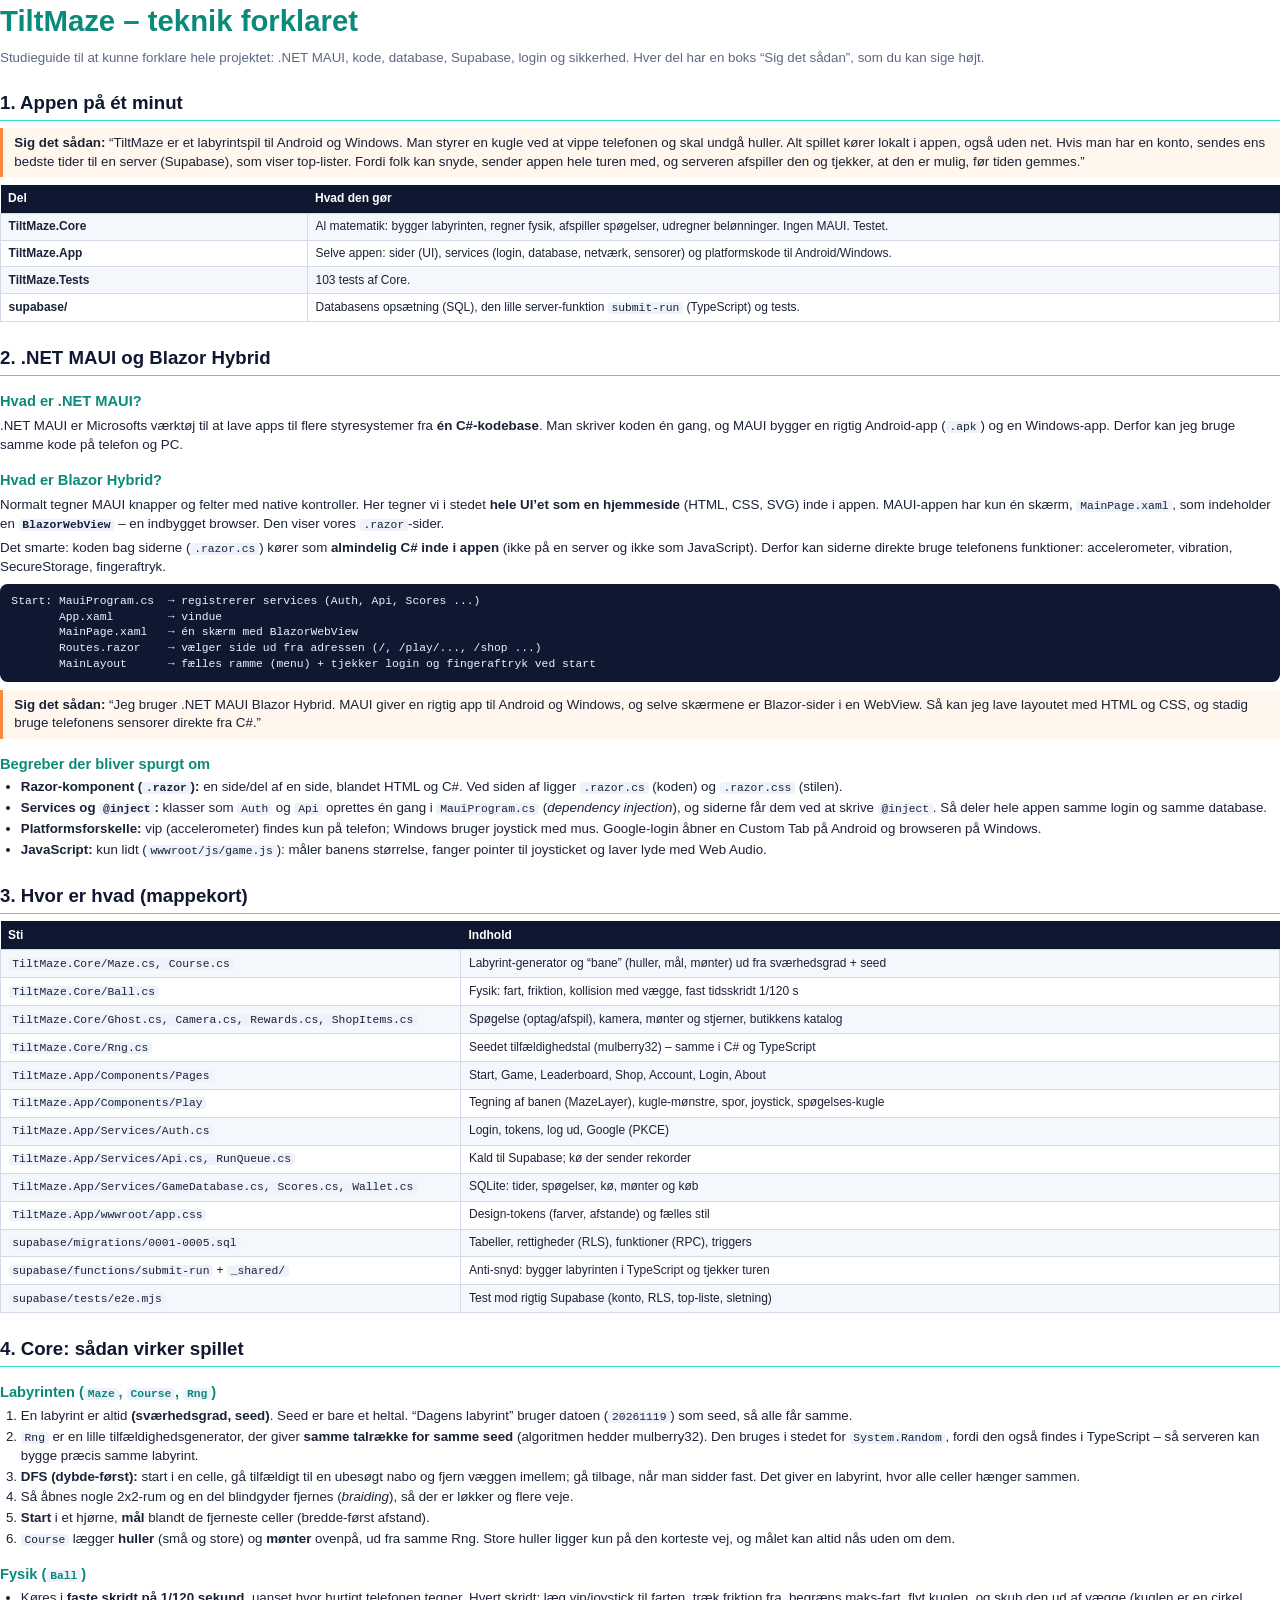
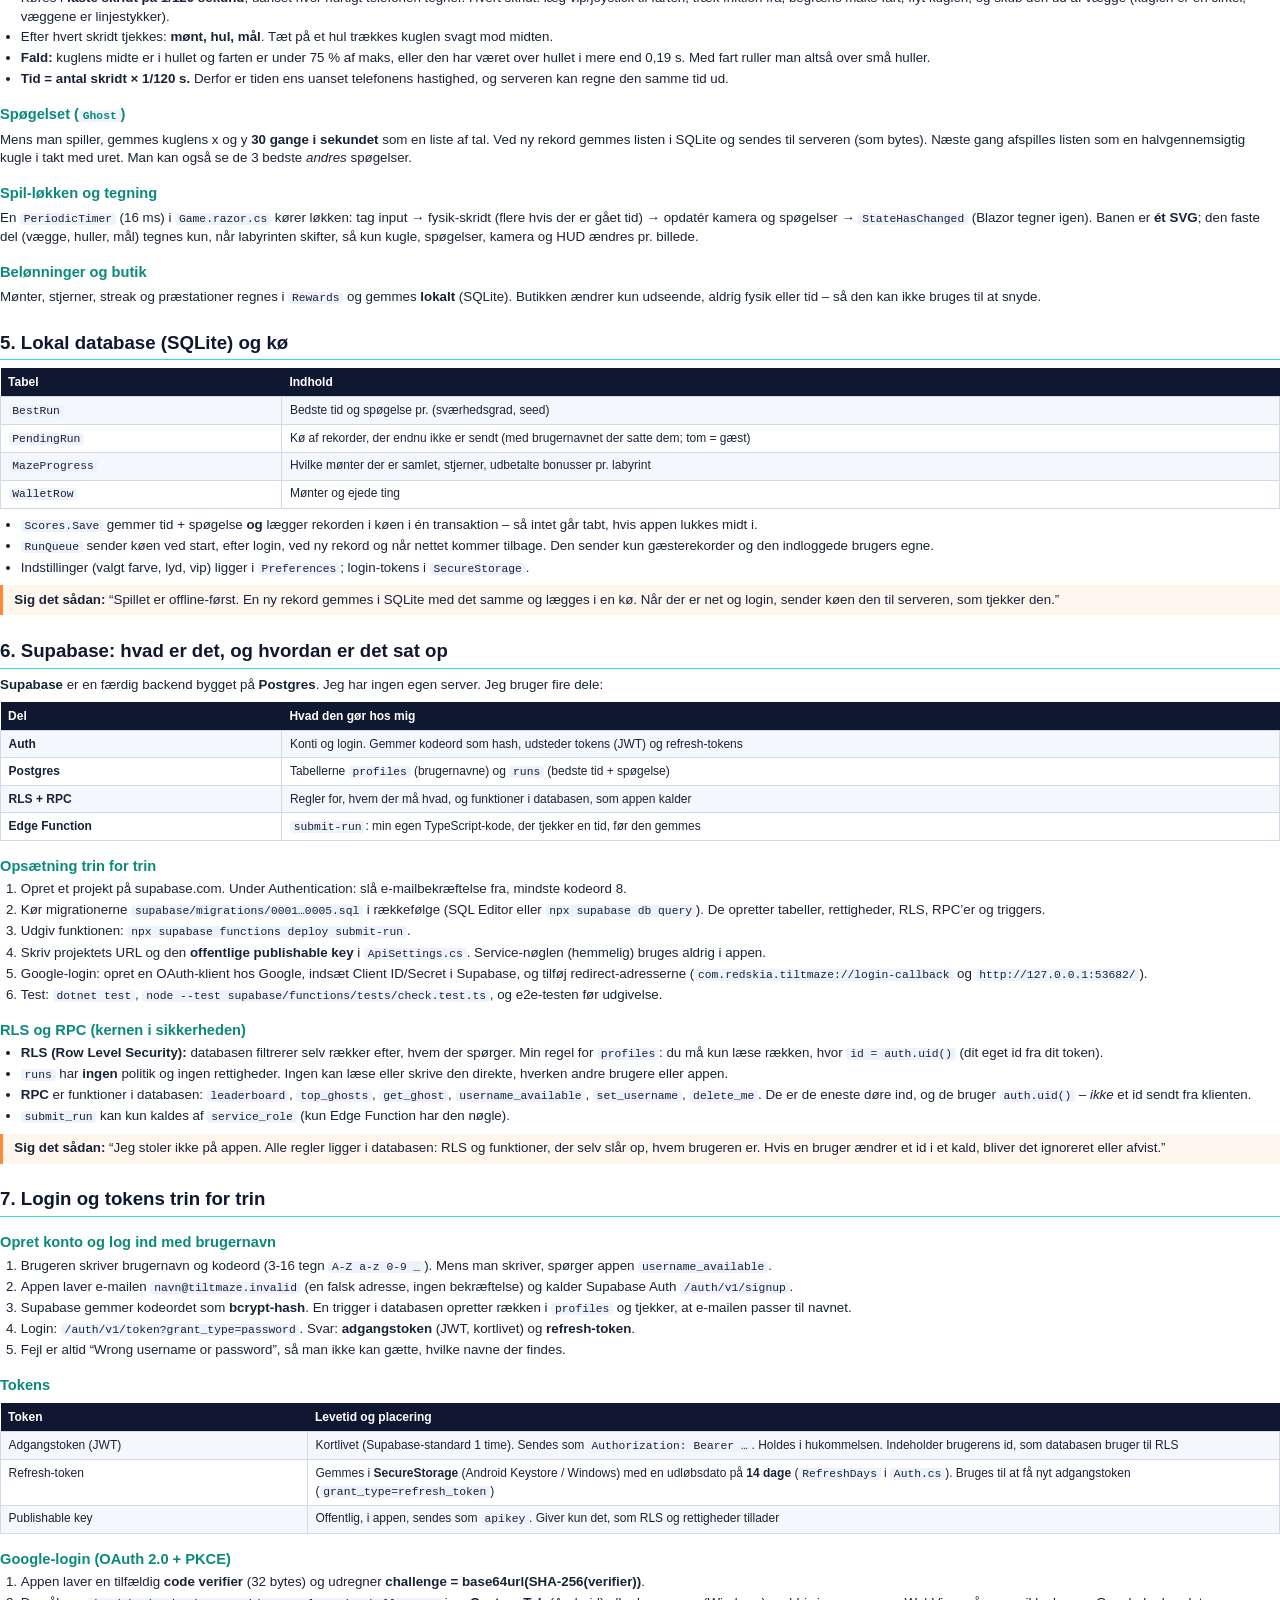
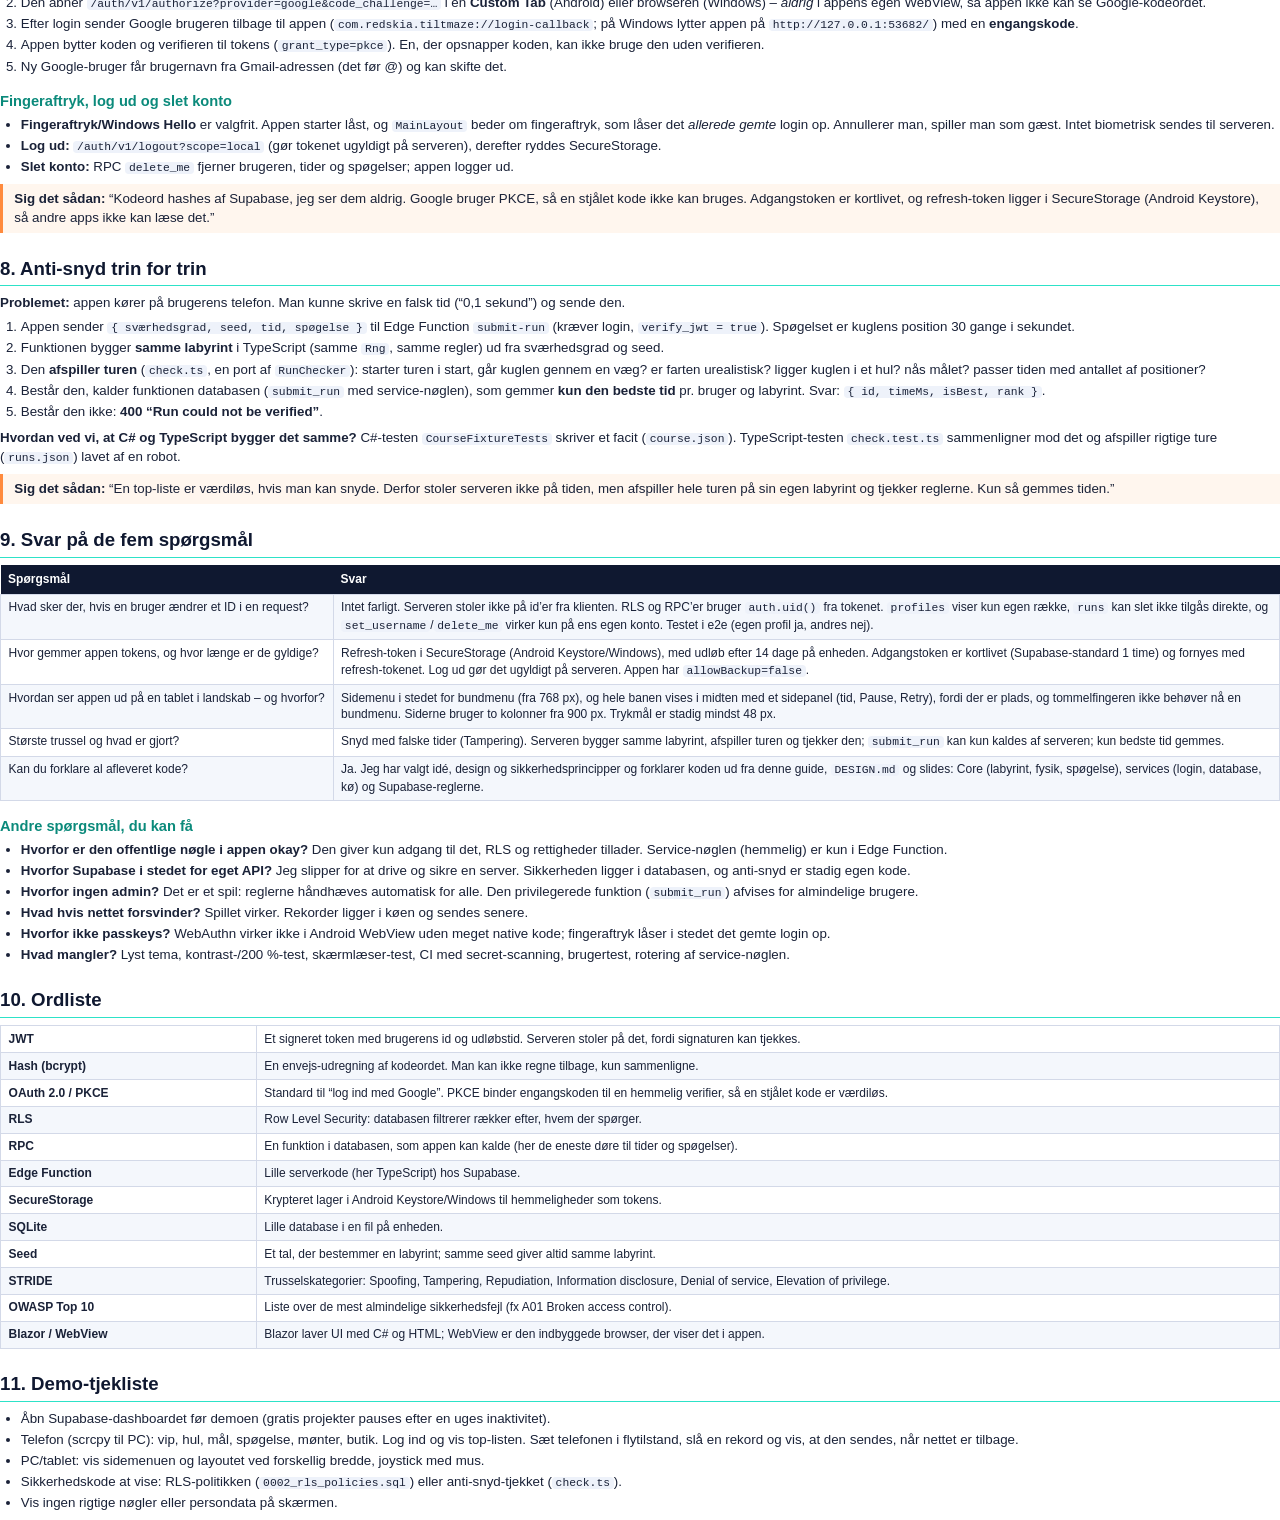
<file: docs/teknik.html>
<!DOCTYPE html>
<html lang="da">
<head>
<meta charset="utf-8">
<title>TiltMaze – teknik forklaret</title>
<link rel="stylesheet" href="doc.css">
</head>
<body>

<h1>TiltMaze – teknik forklaret</h1>
<p class="sub">Studieguide til at kunne forklare hele projektet: .NET MAUI, kode, database, Supabase, login og sikkerhed. Hver del har en boks “Sig det sådan”, som du kan sige højt.</p>

<h2>1. Appen på ét minut</h2>
<div class="note"><b>Sig det sådan:</b> “TiltMaze er et labyrintspil til Android og Windows. Man styrer en kugle ved at vippe telefonen og skal undgå huller. Alt spillet kører lokalt i appen, også uden net. Hvis man har en konto, sendes ens bedste tider til en server (Supabase), som viser top-lister. Fordi folk kan snyde, sender appen hele turen med, og serveren afspiller den og tjekker, at den er mulig, før tiden gemmes.”</div>
<table>
<tr><th style="width:24%">Del</th><th>Hvad den gør</th></tr>
<tr><td><b>TiltMaze.Core</b></td><td>Al matematik: bygger labyrinten, regner fysik, afspiller spøgelser, udregner belønninger. Ingen MAUI. Testet.</td></tr>
<tr><td><b>TiltMaze.App</b></td><td>Selve appen: sider (UI), services (login, database, netværk, sensorer) og platformskode til Android/Windows.</td></tr>
<tr><td><b>TiltMaze.Tests</b></td><td>103 tests af Core.</td></tr>
<tr><td><b>supabase/</b></td><td>Databasens opsætning (SQL), den lille server-funktion <code>submit-run</code> (TypeScript) og tests.</td></tr>
</table>

<h2>2. .NET MAUI og Blazor Hybrid</h2>
<h3>Hvad er .NET MAUI?</h3>
<p>.NET MAUI er Microsofts værktøj til at lave apps til flere styresystemer fra <b>én C#-kodebase</b>. Man skriver koden én gang, og MAUI bygger en rigtig Android-app (<code>.apk</code>) og en Windows-app. Derfor kan jeg bruge samme kode på telefon og PC.</p>
<h3>Hvad er Blazor Hybrid?</h3>
<p>Normalt tegner MAUI knapper og felter med native kontroller. Her tegner vi i stedet <b>hele UI’et som en hjemmeside</b> (HTML, CSS, SVG) inde i appen. MAUI-appen har kun én skærm, <code>MainPage.xaml</code>, som indeholder en <b><code>BlazorWebView</code></b> – en indbygget browser. Den viser vores <code>.razor</code>-sider.</p>
<p>Det smarte: koden bag siderne (<code>.razor.cs</code>) kører som <b>almindelig C# inde i appen</b> (ikke på en server og ikke som JavaScript). Derfor kan siderne direkte bruge telefonens funktioner: accelerometer, vibration, SecureStorage, fingeraftryk.</p>
<pre>Start: MauiProgram.cs  → registrerer services (Auth, Api, Scores ...)
       App.xaml        → vindue
       MainPage.xaml   → én skærm med BlazorWebView
       Routes.razor    → vælger side ud fra adressen (/, /play/..., /shop ...)
       MainLayout      → fælles ramme (menu) + tjekker login og fingeraftryk ved start</pre>
<div class="note"><b>Sig det sådan:</b> “Jeg bruger .NET MAUI Blazor Hybrid. MAUI giver en rigtig app til Android og Windows, og selve skærmene er Blazor-sider i en WebView. Så kan jeg lave layoutet med HTML og CSS, og stadig bruge telefonens sensorer direkte fra C#.”</div>
<h3>Begreber der bliver spurgt om</h3>
<ul>
<li><b>Razor-komponent (<code>.razor</code>):</b> en side/del af en side, blandet HTML og C#. Ved siden af ligger <code>.razor.cs</code> (koden) og <code>.razor.css</code> (stilen).</li>
<li><b>Services og <code>@inject</code>:</b> klasser som <code>Auth</code> og <code>Api</code> oprettes én gang i <code>MauiProgram.cs</code> (<i>dependency injection</i>), og siderne får dem ved at skrive <code>@inject</code>. Så deler hele appen samme login og samme database.</li>
<li><b>Platformsforskelle:</b> vip (accelerometer) findes kun på telefon; Windows bruger joystick med mus. Google-login åbner en Custom Tab på Android og browseren på Windows.</li>
<li><b>JavaScript:</b> kun lidt (<code>wwwroot/js/game.js</code>): måler banens størrelse, fanger pointer til joysticket og laver lyde med Web Audio.</li>
</ul>

<h2>3. Hvor er hvad (mappekort)</h2>
<table>
<tr><th style="width:36%">Sti</th><th>Indhold</th></tr>
<tr><td><code>TiltMaze.Core/Maze.cs, Course.cs</code></td><td>Labyrint-generator og “bane” (huller, mål, mønter) ud fra sværhedsgrad + seed</td></tr>
<tr><td><code>TiltMaze.Core/Ball.cs</code></td><td>Fysik: fart, friktion, kollision med vægge, fast tidsskridt 1/120 s</td></tr>
<tr><td><code>TiltMaze.Core/Ghost.cs, Camera.cs, Rewards.cs, ShopItems.cs</code></td><td>Spøgelse (optag/afspil), kamera, mønter og stjerner, butikkens katalog</td></tr>
<tr><td><code>TiltMaze.Core/Rng.cs</code></td><td>Seedet tilfældighedstal (mulberry32) – samme i C# og TypeScript</td></tr>
<tr><td><code>TiltMaze.App/Components/Pages</code></td><td>Start, Game, Leaderboard, Shop, Account, Login, About</td></tr>
<tr><td><code>TiltMaze.App/Components/Play</code></td><td>Tegning af banen (MazeLayer), kugle-mønstre, spor, joystick, spøgelses-kugle</td></tr>
<tr><td><code>TiltMaze.App/Services/Auth.cs</code></td><td>Login, tokens, log ud, Google (PKCE)</td></tr>
<tr><td><code>TiltMaze.App/Services/Api.cs, RunQueue.cs</code></td><td>Kald til Supabase; kø der sender rekorder</td></tr>
<tr><td><code>TiltMaze.App/Services/GameDatabase.cs, Scores.cs, Wallet.cs</code></td><td>SQLite: tider, spøgelser, kø, mønter og køb</td></tr>
<tr><td><code>TiltMaze.App/wwwroot/app.css</code></td><td>Design-tokens (farver, afstande) og fælles stil</td></tr>
<tr><td><code>supabase/migrations/0001-0005.sql</code></td><td>Tabeller, rettigheder (RLS), funktioner (RPC), triggers</td></tr>
<tr><td><code>supabase/functions/submit-run</code> + <code>_shared/</code></td><td>Anti-snyd: bygger labyrinten i TypeScript og tjekker turen</td></tr>
<tr><td><code>supabase/tests/e2e.mjs</code></td><td>Test mod rigtig Supabase (konto, RLS, top-liste, sletning)</td></tr>
</table>

<h2 class="pb">4. Core: sådan virker spillet</h2>
<h3>Labyrinten (<code>Maze</code>, <code>Course</code>, <code>Rng</code>)</h3>
<ol>
<li>En labyrint er altid <b>(sværhedsgrad, seed)</b>. Seed er bare et heltal. “Dagens labyrint” bruger datoen (<code>20261119</code>) som seed, så alle får samme.</li>
<li><code>Rng</code> er en lille tilfældighedsgenerator, der giver <b>samme talrække for samme seed</b> (algoritmen hedder mulberry32). Den bruges i stedet for <code>System.Random</code>, fordi den også findes i TypeScript – så serveren kan bygge præcis samme labyrint.</li>
<li><b>DFS (dybde-først):</b> start i en celle, gå tilfældigt til en ubesøgt nabo og fjern væggen imellem; gå tilbage, når man sidder fast. Det giver en labyrint, hvor alle celler hænger sammen.</li>
<li>Så åbnes nogle 2x2-rum og en del blindgyder fjernes (<i>braiding</i>), så der er løkker og flere veje.</li>
<li><b>Start</b> i et hjørne, <b>mål</b> blandt de fjerneste celler (bredde-først afstand).</li>
<li><code>Course</code> lægger <b>huller</b> (små og store) og <b>mønter</b> ovenpå, ud fra samme Rng. Store huller ligger kun på den korteste vej, og målet kan altid nås uden om dem.</li>
</ol>
<h3>Fysik (<code>Ball</code>)</h3>
<ul>
<li>Køres i <b>faste skridt på 1/120 sekund</b>, uanset hvor hurtigt telefonen tegner. Hvert skridt: læg vip/joystick til farten, træk friktion fra, begræns maks-fart, flyt kuglen, og skub den ud af vægge (kuglen er en cirkel, væggene er linjestykker).</li>
<li>Efter hvert skridt tjekkes: <b>mønt, hul, mål</b>. Tæt på et hul trækkes kuglen svagt mod midten.</li>
<li><b>Fald:</b> kuglens midte er i hullet og farten er under 75 % af maks, eller den har været over hullet i mere end 0,19 s. Med fart ruller man altså over små huller.</li>
<li><b>Tid = antal skridt × 1/120 s.</b> Derfor er tiden ens uanset telefonens hastighed, og serveren kan regne den samme tid ud.</li>
</ul>
<h3>Spøgelset (<code>Ghost</code>)</h3>
<p>Mens man spiller, gemmes kuglens x og y <b>30 gange i sekundet</b> som en liste af tal. Ved ny rekord gemmes listen i SQLite og sendes til serveren (som bytes). Næste gang afspilles listen som en halvgennemsigtig kugle i takt med uret. Man kan også se de 3 bedste <i>andres</i> spøgelser.</p>
<h3>Spil-løkken og tegning</h3>
<p>En <code>PeriodicTimer</code> (16 ms) i <code>Game.razor.cs</code> kører løkken: tag input → fysik-skridt (flere hvis der er gået tid) → opdatér kamera og spøgelser → <code>StateHasChanged</code> (Blazor tegner igen). Banen er <b>ét SVG</b>; den faste del (vægge, huller, mål) tegnes kun, når labyrinten skifter, så kun kugle, spøgelser, kamera og HUD ændres pr. billede.</p>
<h3>Belønninger og butik</h3>
<p>Mønter, stjerner, streak og præstationer regnes i <code>Rewards</code> og gemmes <b>lokalt</b> (SQLite). Butikken ændrer kun udseende, aldrig fysik eller tid – så den kan ikke bruges til at snyde.</p>

<h2>5. Lokal database (SQLite) og kø</h2>
<table>
<tr><th style="width:22%">Tabel</th><th>Indhold</th></tr>
<tr><td><code>BestRun</code></td><td>Bedste tid og spøgelse pr. (sværhedsgrad, seed)</td></tr>
<tr><td><code>PendingRun</code></td><td>Kø af rekorder, der endnu ikke er sendt (med brugernavnet der satte dem; tom = gæst)</td></tr>
<tr><td><code>MazeProgress</code></td><td>Hvilke mønter der er samlet, stjerner, udbetalte bonusser pr. labyrint</td></tr>
<tr><td><code>WalletRow</code></td><td>Mønter og ejede ting</td></tr>
</table>
<ul>
<li><code>Scores.Save</code> gemmer tid + spøgelse <b>og</b> lægger rekorden i køen i én transaktion – så intet går tabt, hvis appen lukkes midt i.</li>
<li><code>RunQueue</code> sender køen ved start, efter login, ved ny rekord og når nettet kommer tilbage. Den sender kun gæsterekorder og den indloggede brugers egne.</li>
<li>Indstillinger (valgt farve, lyd, vip) ligger i <code>Preferences</code>; login-tokens i <code>SecureStorage</code>.</li>
</ul>
<div class="note"><b>Sig det sådan:</b> “Spillet er offline-først. En ny rekord gemmes i SQLite med det samme og lægges i en kø. Når der er net og login, sender køen den til serveren, som tjekker den.”</div>

<h2 class="pb">6. Supabase: hvad er det, og hvordan er det sat op</h2>
<p><b>Supabase</b> er en færdig backend bygget på <b>Postgres</b>. Jeg har ingen egen server. Jeg bruger fire dele:</p>
<table>
<tr><th style="width:22%">Del</th><th>Hvad den gør hos mig</th></tr>
<tr><td><b>Auth</b></td><td>Konti og login. Gemmer kodeord som hash, udsteder tokens (JWT) og refresh-tokens</td></tr>
<tr><td><b>Postgres</b></td><td>Tabellerne <code>profiles</code> (brugernavne) og <code>runs</code> (bedste tid + spøgelse)</td></tr>
<tr><td><b>RLS + RPC</b></td><td>Regler for, hvem der må hvad, og funktioner i databasen, som appen kalder</td></tr>
<tr><td><b>Edge Function</b></td><td><code>submit-run</code>: min egen TypeScript-kode, der tjekker en tid, før den gemmes</td></tr>
</table>
<h3>Opsætning trin for trin</h3>
<ol>
<li>Opret et projekt på supabase.com. Under Authentication: slå e-mailbekræftelse fra, mindste kodeord 8.</li>
<li>Kør migrationerne <code>supabase/migrations/0001…0005.sql</code> i rækkefølge (SQL Editor eller <code>npx supabase db query</code>). De opretter tabeller, rettigheder, RLS, RPC’er og triggers.</li>
<li>Udgiv funktionen: <code>npx supabase functions deploy submit-run</code>.</li>
<li>Skriv projektets URL og den <b>offentlige publishable key</b> i <code>ApiSettings.cs</code>. Service-nøglen (hemmelig) bruges aldrig i appen.</li>
<li>Google-login: opret en OAuth-klient hos Google, indsæt Client ID/Secret i Supabase, og tilføj redirect-adresserne (<code>com.redskia.tiltmaze://login-callback</code> og <code>http://127.0.0.1:53682/</code>).</li>
<li>Test: <code>dotnet test</code>, <code>node --test supabase/functions/tests/check.test.ts</code>, og e2e-testen før udgivelse.</li>
</ol>
<h3>RLS og RPC (kernen i sikkerheden)</h3>
<ul>
<li><b>RLS (Row Level Security):</b> databasen filtrerer selv rækker efter, hvem der spørger. Min regel for <code>profiles</code>: du må kun læse rækken, hvor <code>id = auth.uid()</code> (dit eget id fra dit token).</li>
<li><code>runs</code> har <b>ingen</b> politik og ingen rettigheder. Ingen kan læse eller skrive den direkte, hverken andre brugere eller appen.</li>
<li><b>RPC</b> er funktioner i databasen: <code>leaderboard</code>, <code>top_ghosts</code>, <code>get_ghost</code>, <code>username_available</code>, <code>set_username</code>, <code>delete_me</code>. De er de eneste døre ind, og de bruger <code>auth.uid()</code> – <i>ikke</i> et id sendt fra klienten.</li>
<li><code>submit_run</code> kan kun kaldes af <code>service_role</code> (kun Edge Function har den nøgle).</li>
</ul>
<div class="note"><b>Sig det sådan:</b> “Jeg stoler ikke på appen. Alle regler ligger i databasen: RLS og funktioner, der selv slår op, hvem brugeren er. Hvis en bruger ændrer et id i et kald, bliver det ignoreret eller afvist.”</div>

<h2 class="pb">7. Login og tokens trin for trin</h2>
<h3>Opret konto og log ind med brugernavn</h3>
<ol>
<li>Brugeren skriver brugernavn og kodeord (3-16 tegn <code>A-Z a-z 0-9 _</code>). Mens man skriver, spørger appen <code>username_available</code>.</li>
<li>Appen laver e-mailen <code>navn@tiltmaze.invalid</code> (en falsk adresse, ingen bekræftelse) og kalder Supabase Auth <code>/auth/v1/signup</code>.</li>
<li>Supabase gemmer kodeordet som <b>bcrypt-hash</b>. En trigger i databasen opretter rækken i <code>profiles</code> og tjekker, at e-mailen passer til navnet.</li>
<li>Login: <code>/auth/v1/token?grant_type=password</code>. Svar: <b>adgangstoken</b> (JWT, kortlivet) og <b>refresh-token</b>.</li>
<li>Fejl er altid “Wrong username or password”, så man ikke kan gætte, hvilke navne der findes.</li>
</ol>
<h3>Tokens</h3>
<table>
<tr><th style="width:24%">Token</th><th>Levetid og placering</th></tr>
<tr><td>Adgangstoken (JWT)</td><td>Kortlivet (Supabase-standard 1 time). Sendes som <code>Authorization: Bearer …</code>. Holdes i hukommelsen. Indeholder brugerens id, som databasen bruger til RLS</td></tr>
<tr><td>Refresh-token</td><td>Gemmes i <b>SecureStorage</b> (Android Keystore / Windows) med en udløbsdato på <b>14 dage</b> (<code>RefreshDays</code> i <code>Auth.cs</code>). Bruges til at få nyt adgangstoken (<code>grant_type=refresh_token</code>)</td></tr>
<tr><td>Publishable key</td><td>Offentlig, i appen, sendes som <code>apikey</code>. Giver kun det, som RLS og rettigheder tillader</td></tr>
</table>
<h3>Google-login (OAuth 2.0 + PKCE)</h3>
<ol>
<li>Appen laver en tilfældig <b>code verifier</b> (32 bytes) og udregner <b>challenge = base64url(SHA-256(verifier))</b>.</li>
<li>Den åbner <code>/auth/v1/authorize?provider=google&amp;code_challenge=…</code> i en <b>Custom Tab</b> (Android) eller browseren (Windows) – <i>aldrig</i> i appens egen WebView, så appen ikke kan se Google-kodeordet.</li>
<li>Efter login sender Google brugeren tilbage til appen (<code>com.redskia.tiltmaze://login-callback</code>; på Windows lytter appen på <code>http://127.0.0.1:53682/</code>) med en <b>engangskode</b>.</li>
<li>Appen bytter koden og verifieren til tokens (<code>grant_type=pkce</code>). En, der opsnapper koden, kan ikke bruge den uden verifieren.</li>
<li>Ny Google-bruger får brugernavn fra Gmail-adressen (det før @) og kan skifte det.</li>
</ol>
<h3>Fingeraftryk, log ud og slet konto</h3>
<ul>
<li><b>Fingeraftryk/Windows Hello</b> er valgfrit. Appen starter låst, og <code>MainLayout</code> beder om fingeraftryk, som låser det <i>allerede gemte</i> login op. Annullerer man, spiller man som gæst. Intet biometrisk sendes til serveren.</li>
<li><b>Log ud:</b> <code>/auth/v1/logout?scope=local</code> (gør tokenet ugyldigt på serveren), derefter ryddes SecureStorage.</li>
<li><b>Slet konto:</b> RPC <code>delete_me</code> fjerner brugeren, tider og spøgelser; appen logger ud.</li>
</ul>
<div class="note"><b>Sig det sådan:</b> “Kodeord hashes af Supabase, jeg ser dem aldrig. Google bruger PKCE, så en stjålet kode ikke kan bruges. Adgangstoken er kortlivet, og refresh-token ligger i SecureStorage (Android Keystore), så andre apps ikke kan læse det.”</div>

<h2 class="pb">8. Anti-snyd trin for trin</h2>
<p><b>Problemet:</b> appen kører på brugerens telefon. Man kunne skrive en falsk tid (“0,1 sekund”) og sende den.</p>
<ol>
<li>Appen sender <code>{ sværhedsgrad, seed, tid, spøgelse }</code> til Edge Function <code>submit-run</code> (kræver login, <code>verify_jwt = true</code>). Spøgelset er kuglens position 30 gange i sekundet.</li>
<li>Funktionen bygger <b>samme labyrint</b> i TypeScript (samme <code>Rng</code>, samme regler) ud fra sværhedsgrad og seed.</li>
<li>Den <b>afspiller turen</b> (<code>check.ts</code>, en port af <code>RunChecker</code>): starter turen i start, går kuglen gennem en væg? er farten urealistisk? ligger kuglen i et hul? nås målet? passer tiden med antallet af positioner?</li>
<li>Består den, kalder funktionen databasen (<code>submit_run</code> med service-nøglen), som gemmer <b>kun den bedste tid</b> pr. bruger og labyrint. Svar: <code>{ id, timeMs, isBest, rank }</code>.</li>
<li>Består den ikke: <b>400 “Run could not be verified”</b>.</li>
</ol>
<p><b>Hvordan ved vi, at C# og TypeScript bygger det samme?</b> C#-testen <code>CourseFixtureTests</code> skriver et facit (<code>course.json</code>). TypeScript-testen <code>check.test.ts</code> sammenligner mod det og afspiller rigtige ture (<code>runs.json</code>) lavet af en robot.</p>
<div class="note"><b>Sig det sådan:</b> “En top-liste er værdiløs, hvis man kan snyde. Derfor stoler serveren ikke på tiden, men afspiller hele turen på sin egen labyrint og tjekker reglerne. Kun så gemmes tiden.”</div>

<h2>9. Svar på de fem spørgsmål</h2>
<table>
<tr><th style="width:26%">Spørgsmål</th><th>Svar</th></tr>
<tr><td>Hvad sker der, hvis en bruger ændrer et ID i en request?</td><td>Intet farligt. Serveren stoler ikke på id’er fra klienten. RLS og RPC’er bruger <code>auth.uid()</code> fra tokenet. <code>profiles</code> viser kun egen række, <code>runs</code> kan slet ikke tilgås direkte, og <code>set_username</code>/<code>delete_me</code> virker kun på ens egen konto. Testet i e2e (egen profil ja, andres nej).</td></tr>
<tr><td>Hvor gemmer appen tokens, og hvor længe er de gyldige?</td><td>Refresh-token i SecureStorage (Android Keystore/Windows), med udløb efter 14 dage på enheden. Adgangstoken er kortlivet (Supabase-standard 1 time) og fornyes med refresh-tokenet. Log ud gør det ugyldigt på serveren. Appen har <code>allowBackup=false</code>.</td></tr>
<tr><td>Hvordan ser appen ud på en tablet i landskab – og hvorfor?</td><td>Sidemenu i stedet for bundmenu (fra 768 px), og hele banen vises i midten med et sidepanel (tid, Pause, Retry), fordi der er plads, og tommelfingeren ikke behøver nå en bundmenu. Siderne bruger to kolonner fra 900 px. Trykmål er stadig mindst 48 px.</td></tr>
<tr><td>Største trussel og hvad er gjort?</td><td>Snyd med falske tider (Tampering). Serveren bygger samme labyrint, afspiller turen og tjekker den; <code>submit_run</code> kan kun kaldes af serveren; kun bedste tid gemmes.</td></tr>
<tr><td>Kan du forklare al afleveret kode?</td><td>Ja. Jeg har valgt idé, design og sikkerhedsprincipper og forklarer koden ud fra denne guide, <code>DESIGN.md</code> og slides: Core (labyrint, fysik, spøgelse), services (login, database, kø) og Supabase-reglerne.</td></tr>
</table>

<h3>Andre spørgsmål, du kan få</h3>
<ul>
<li><b>Hvorfor er den offentlige nøgle i appen okay?</b> Den giver kun adgang til det, RLS og rettigheder tillader. Service-nøglen (hemmelig) er kun i Edge Function.</li>
<li><b>Hvorfor Supabase i stedet for eget API?</b> Jeg slipper for at drive og sikre en server. Sikkerheden ligger i databasen, og anti-snyd er stadig egen kode.</li>
<li><b>Hvorfor ingen admin?</b> Det er et spil: reglerne håndhæves automatisk for alle. Den privilegerede funktion (<code>submit_run</code>) afvises for almindelige brugere.</li>
<li><b>Hvad hvis nettet forsvinder?</b> Spillet virker. Rekorder ligger i køen og sendes senere.</li>
<li><b>Hvorfor ikke passkeys?</b> WebAuthn virker ikke i Android WebView uden meget native kode; fingeraftryk låser i stedet det gemte login op.</li>
<li><b>Hvad mangler?</b> Lyst tema, kontrast-/200 %-test, skærmlæser-test, CI med secret-scanning, brugertest, rotering af service-nøglen.</li>
</ul>

<h2>10. Ordliste</h2>
<table>
<tr><td style="width:20%"><b>JWT</b></td><td>Et signeret token med brugerens id og udløbstid. Serveren stoler på det, fordi signaturen kan tjekkes.</td></tr>
<tr><td><b>Hash (bcrypt)</b></td><td>En envejs-udregning af kodeordet. Man kan ikke regne tilbage, kun sammenligne.</td></tr>
<tr><td><b>OAuth 2.0 / PKCE</b></td><td>Standard til “log ind med Google”. PKCE binder engangskoden til en hemmelig verifier, så en stjålet kode er værdiløs.</td></tr>
<tr><td><b>RLS</b></td><td>Row Level Security: databasen filtrerer rækker efter, hvem der spørger.</td></tr>
<tr><td><b>RPC</b></td><td>En funktion i databasen, som appen kan kalde (her de eneste døre til tider og spøgelser).</td></tr>
<tr><td><b>Edge Function</b></td><td>Lille serverkode (her TypeScript) hos Supabase.</td></tr>
<tr><td><b>SecureStorage</b></td><td>Krypteret lager i Android Keystore/Windows til hemmeligheder som tokens.</td></tr>
<tr><td><b>SQLite</b></td><td>Lille database i en fil på enheden.</td></tr>
<tr><td><b>Seed</b></td><td>Et tal, der bestemmer en labyrint; samme seed giver altid samme labyrint.</td></tr>
<tr><td><b>STRIDE</b></td><td>Trusselskategorier: Spoofing, Tampering, Repudiation, Information disclosure, Denial of service, Elevation of privilege.</td></tr>
<tr><td><b>OWASP Top 10</b></td><td>Liste over de mest almindelige sikkerhedsfejl (fx A01 Broken access control).</td></tr>
<tr><td><b>Blazor / WebView</b></td><td>Blazor laver UI med C# og HTML; WebView er den indbyggede browser, der viser det i appen.</td></tr>
</table>

<h2>11. Demo-tjekliste</h2>
<ul>
<li>Åbn Supabase-dashboardet før demoen (gratis projekter pauses efter en uges inaktivitet).</li>
<li>Telefon (scrcpy til PC): vip, hul, mål, spøgelse, mønter, butik. Log ind og vis top-listen. Sæt telefonen i flytilstand, slå en rekord og vis, at den sendes, når nettet er tilbage.</li>
<li>PC/tablet: vis sidemenuen og layoutet ved forskellig bredde, joystick med mus.</li>
<li>Sikkerhedskode at vise: RLS-politikken (<code>0002_rls_policies.sql</code>) eller anti-snyd-tjekket (<code>check.ts</code>).</li>
<li>Vis ingen rigtige nøgler eller persondata på skærmen.</li>
</ul>

</body>
</html>
</file>
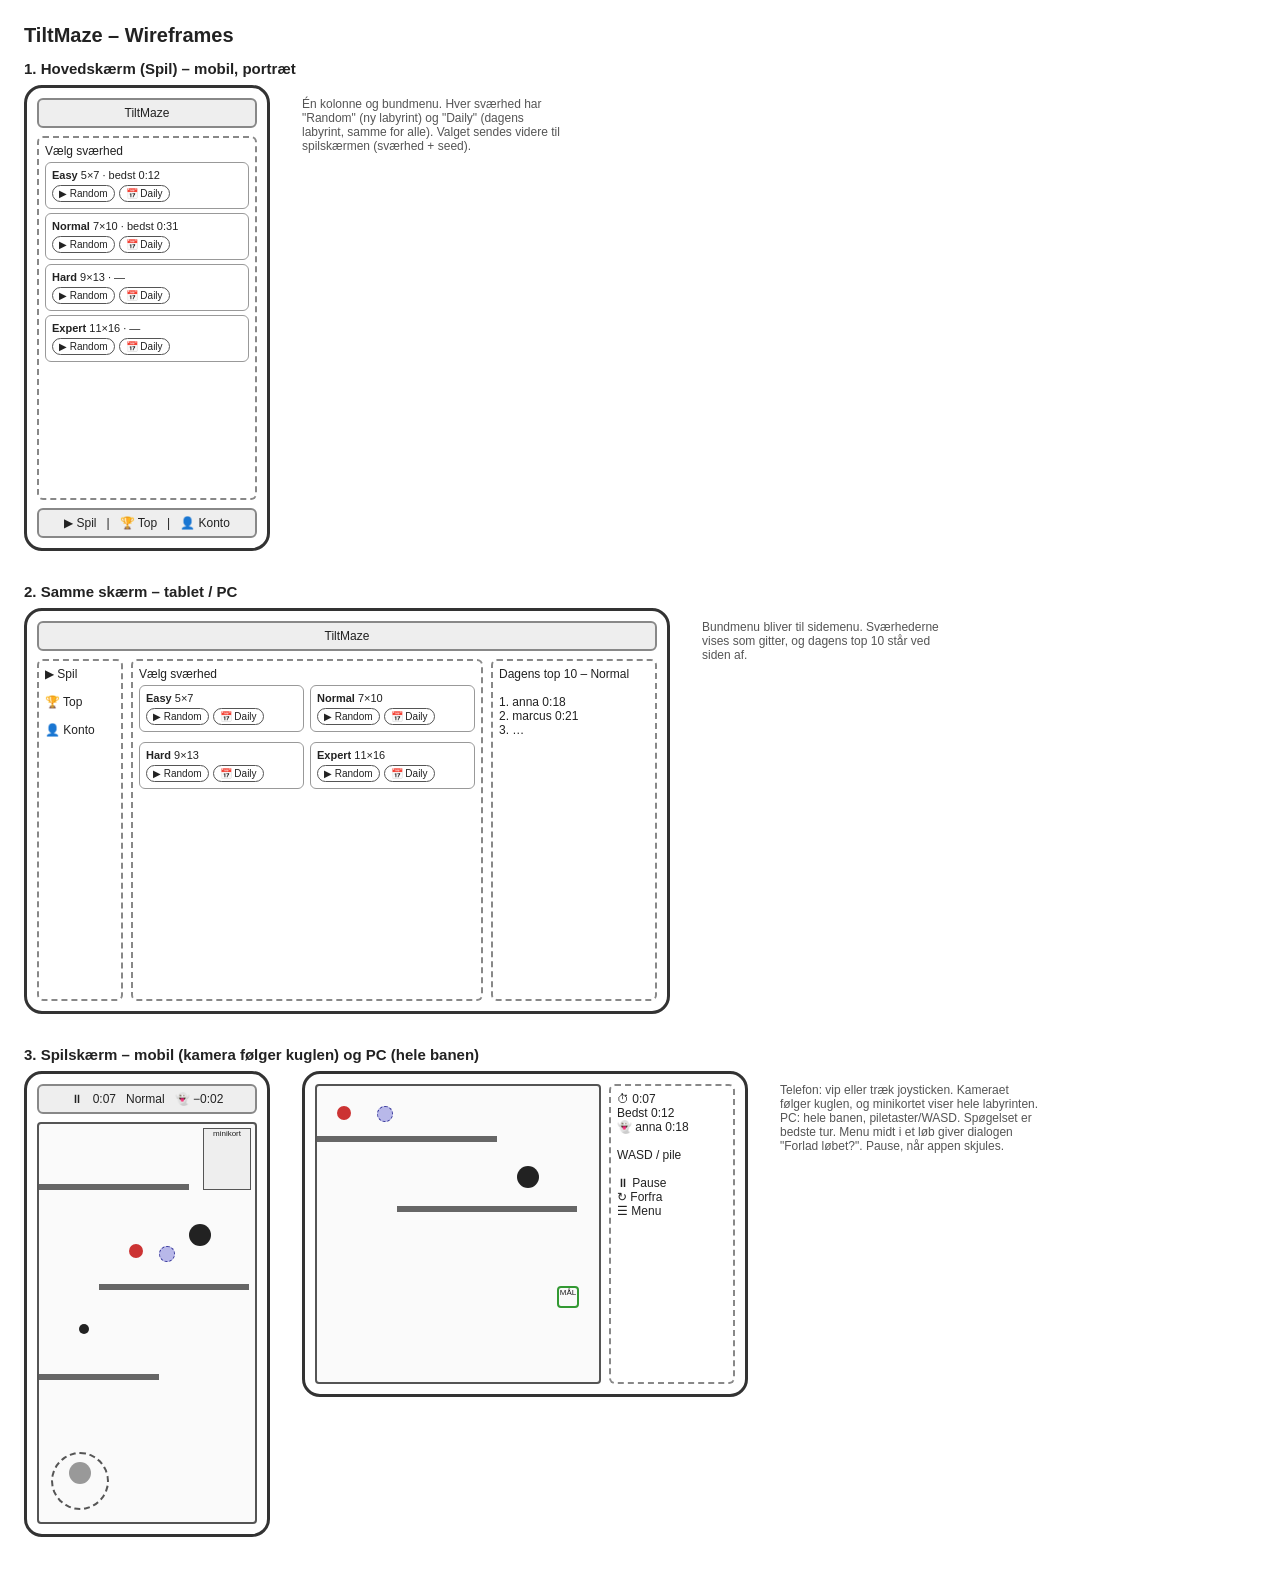
<file: docs/wireframes.html>
<!DOCTYPE html>
<html lang="da">
<head>
<meta charset="utf-8">
<title>TiltMaze – Wireframes</title>
<style>
  body { font-family: Segoe UI, Arial, sans-serif; color: #222; margin: 24px; }
  h1 { font-size: 20px; } h2 { font-size: 15px; margin: 0 0 8px; }
  .page { page-break-after: always; margin-bottom: 32px; }
  .row { display: flex; gap: 32px; align-items: flex-start; }
  .device { border: 3px solid #333; border-radius: 18px; padding: 10px; background: #fff; display: flex; flex-direction: column; gap: 8px; }
  .phone { width: 220px; height: 440px; }
  .tablet { width: 620px; height: 380px; }
  .box { border: 2px dashed #888; border-radius: 6px; padding: 6px; font-size: 12px; }
  .bar { background: #eee; border: 2px solid #888; border-radius: 6px; padding: 6px; font-size: 12px; text-align: center; }
  .card { border: 1px solid #999; border-radius: 6px; padding: 6px; font-size: 11px; margin-top: 4px; }
  .btns { display: flex; gap: 4px; margin-top: 4px; }
  .btn { border: 1px solid #555; border-radius: 10px; padding: 2px 6px; font-size: 10px; }
  .grid { display: grid; grid-template-columns: repeat(2, 1fr); gap: 6px; }
  .grow { flex: 1; }
  .split { display: flex; gap: 8px; flex: 1; }
  .note { font-size: 12px; color: #555; max-width: 260px; }
  .maze { position: relative; border: 2px solid #555; border-radius: 4px; background: #fafafa; flex: 1; overflow: hidden; }
  .wall { position: absolute; background: #666; }
  .hole { position: absolute; border-radius: 50%; background: #222; }
  .ball { position: absolute; width: 14px; height: 14px; border-radius: 50%; background: #c33; }
  .ghost { position: absolute; width: 14px; height: 14px; border-radius: 50%; background: rgba(60,60,200,.35); border: 1px dashed #339; }
  .goal { position: absolute; width: 18px; height: 18px; border: 2px solid #393; border-radius: 4px; font-size: 8px; text-align: center; }
  .stick { position: absolute; width: 54px; height: 54px; border-radius: 50%; border: 2px dashed #555; }
  .knob { position: absolute; width: 22px; height: 22px; border-radius: 50%; background: #999; left: 16px; top: 8px; }
  .mini { position: absolute; width: 46px; height: 60px; border: 1px solid #555; background: #eee; font-size: 8px; text-align: center; }
</style>
</head>
<body>
<h1>TiltMaze – Wireframes</h1>

<div class="page">
  <h2>1. Hovedskærm (Spil) – mobil, portræt</h2>
  <div class="row">
    <div class="device phone">
      <div class="bar">TiltMaze</div>
      <div class="box grow">Vælg sværhed
        <div class="card"><b>Easy</b> 5×7 · bedst 0:12<div class="btns"><span class="btn">▶ Random</span><span class="btn">📅 Daily</span></div></div>
        <div class="card"><b>Normal</b> 7×10 · bedst 0:31<div class="btns"><span class="btn">▶ Random</span><span class="btn">📅 Daily</span></div></div>
        <div class="card"><b>Hard</b> 9×13 · —<div class="btns"><span class="btn">▶ Random</span><span class="btn">📅 Daily</span></div></div>
        <div class="card"><b>Expert</b> 11×16 · —<div class="btns"><span class="btn">▶ Random</span><span class="btn">📅 Daily</span></div></div>
      </div>
      <div class="bar">▶ Spil &nbsp; | &nbsp; 🏆 Top &nbsp; | &nbsp; 👤 Konto</div>
    </div>
    <p class="note">Én kolonne og bundmenu. Hver sværhed har "Random" (ny labyrint) og "Daily" (dagens labyrint, samme for
      alle). Valget sendes videre til spilskærmen (sværhed + seed).</p>
  </div>
</div>

<div class="page">
  <h2>2. Samme skærm – tablet / PC</h2>
  <div class="row">
    <div class="device tablet">
      <div class="bar">TiltMaze</div>
      <div class="split">
        <div class="box" style="width:70px">▶ Spil<br><br>🏆 Top<br><br>👤 Konto</div>
        <div class="box grow">Vælg sværhed
          <div class="grid">
            <div class="card"><b>Easy</b> 5×7<div class="btns"><span class="btn">▶ Random</span><span class="btn">📅 Daily</span></div></div>
            <div class="card"><b>Normal</b> 7×10<div class="btns"><span class="btn">▶ Random</span><span class="btn">📅 Daily</span></div></div>
            <div class="card"><b>Hard</b> 9×13<div class="btns"><span class="btn">▶ Random</span><span class="btn">📅 Daily</span></div></div>
            <div class="card"><b>Expert</b> 11×16<div class="btns"><span class="btn">▶ Random</span><span class="btn">📅 Daily</span></div></div>
          </div>
        </div>
        <div class="box" style="width:150px">Dagens top 10 – Normal<br><br>1. anna 0:18<br>2. marcus 0:21<br>3. … </div>
      </div>
    </div>
    <p class="note">Bundmenu bliver til sidemenu. Sværhederne vises som gitter, og dagens top 10 står ved siden af.</p>
  </div>
</div>

<div class="page">
  <h2>3. Spilskærm – mobil (kamera følger kuglen) og PC (hele banen)</h2>
  <div class="row">
    <div class="device phone">
      <div class="bar">⏸ &nbsp; 0:07 &nbsp; Normal &nbsp; 👻 −0:02</div>
      <div class="maze">
        <div class="wall" style="left:0;top:60px;width:150px;height:6px"></div>
        <div class="wall" style="left:60px;top:160px;width:150px;height:6px"></div>
        <div class="wall" style="left:0;top:250px;width:120px;height:6px"></div>
        <div class="hole" style="left:150px;top:100px;width:22px;height:22px"></div>
        <div class="hole" style="left:40px;top:200px;width:10px;height:10px"></div>
        <div class="ball" style="left:90px;top:120px"></div>
        <div class="ghost" style="left:120px;top:122px"></div>
        <div class="mini" style="right:4px;top:4px">minikort</div>
        <div class="stick" style="left:12px;bottom:12px"><div class="knob"></div></div>
      </div>
    </div>
    <div class="device" style="width:420px;height:300px">
      <div class="split">
        <div class="maze">
          <div class="wall" style="left:0;top:50px;width:180px;height:6px"></div>
          <div class="wall" style="left:80px;top:120px;width:180px;height:6px"></div>
          <div class="hole" style="left:200px;top:80px;width:22px;height:22px"></div>
          <div class="ball" style="left:20px;top:20px"></div>
          <div class="ghost" style="left:60px;top:20px"></div>
          <div class="goal" style="left:240px;top:200px">MÅL</div>
        </div>
        <div class="box" style="width:110px">⏱ 0:07<br>Bedst 0:12<br>👻 anna 0:18<br><br>WASD / pile<br><br>⏸ Pause<br>↻ Forfra<br>☰ Menu</div>
      </div>
    </div>
    <p class="note">Telefon: vip eller træk joysticken. Kameraet følger kuglen, og minikortet viser hele labyrinten.
      PC: hele banen, piletaster/WASD. Spøgelset er bedste tur. Menu midt i et løb giver dialogen "Forlad løbet?".
      Pause, når appen skjules.</p>
  </div>
</div>
</body>
</html>
</file>
<file: docs/doc.css>
/* Fælles stil til dokumentation.html og teknik.html (print til PDF fra Edge) */
@page { size: A4; margin: 14mm 14mm 16mm 14mm; }
* { box-sizing: border-box; }
body { font-family: "Segoe UI", Calibri, Arial, sans-serif; font-size: 10pt; line-height: 1.4; color: #1a2238; margin: 0; }
h1 { font-size: 22pt; margin: 0 0 2mm; color: #0b8a7b; }
h2 { font-size: 14pt; margin: 6mm 0 2mm; color: #0f1830; border-bottom: 1.5px solid #2de2c8; padding-bottom: 1mm; page-break-after: avoid; }
h3 { font-size: 11pt; margin: 4mm 0 1mm; color: #0b8a7b; page-break-after: avoid; }
p { margin: 1.5mm 0; }
ul, ol { margin: 1mm 0 2mm; padding-left: 5.5mm; }
li { margin: 0.6mm 0; }
.sub { color: #5b6784; margin: 0 0 3mm; }
.pb { page-break-before: always; }
.nobreak { page-break-inside: avoid; }
table { border-collapse: collapse; width: 100%; margin: 2mm 0; font-size: 9pt; page-break-inside: auto; }
tr { page-break-inside: avoid; }
th { background: #0f1830; color: #fff; text-align: left; padding: 1.5mm 2mm; }
td { border: 1px solid #d3d9e8; padding: 1.2mm 2mm; vertical-align: top; }
tr:nth-child(even) td { background: #f4f7fc; }
code, pre { font-family: Consolas, "Courier New", monospace; font-size: 8.5pt; }
code { background: #eef2fa; padding: 0 1mm; border-radius: 1mm; }
pre { background: #0f1830; color: #eaf1ff; padding: 2.5mm 3mm; border-radius: 2mm; margin: 2mm 0; white-space: pre-wrap; page-break-inside: avoid; }
.grid2 { display: grid; grid-template-columns: 1fr 1fr; gap: 4mm; }
.card { border: 1px solid #d3d9e8; border-radius: 2mm; padding: 2.5mm 3mm; background: #f9fbff; page-break-inside: avoid; }
.card b.t { color: #0b8a7b; display: block; margin-bottom: 0.5mm; }
.note { border-left: 3px solid #ff8a3d; background: #fff6ee; padding: 1.5mm 3mm; margin: 2mm 0; }
.ok { color: #0b8a7b; font-weight: 600; }
.todo { color: #c2410c; font-weight: 600; }
svg { max-width: 100%; height: auto; display: block; margin: 2mm auto; }
.small { font-size: 8.5pt; color: #5b6784; }
</file>
